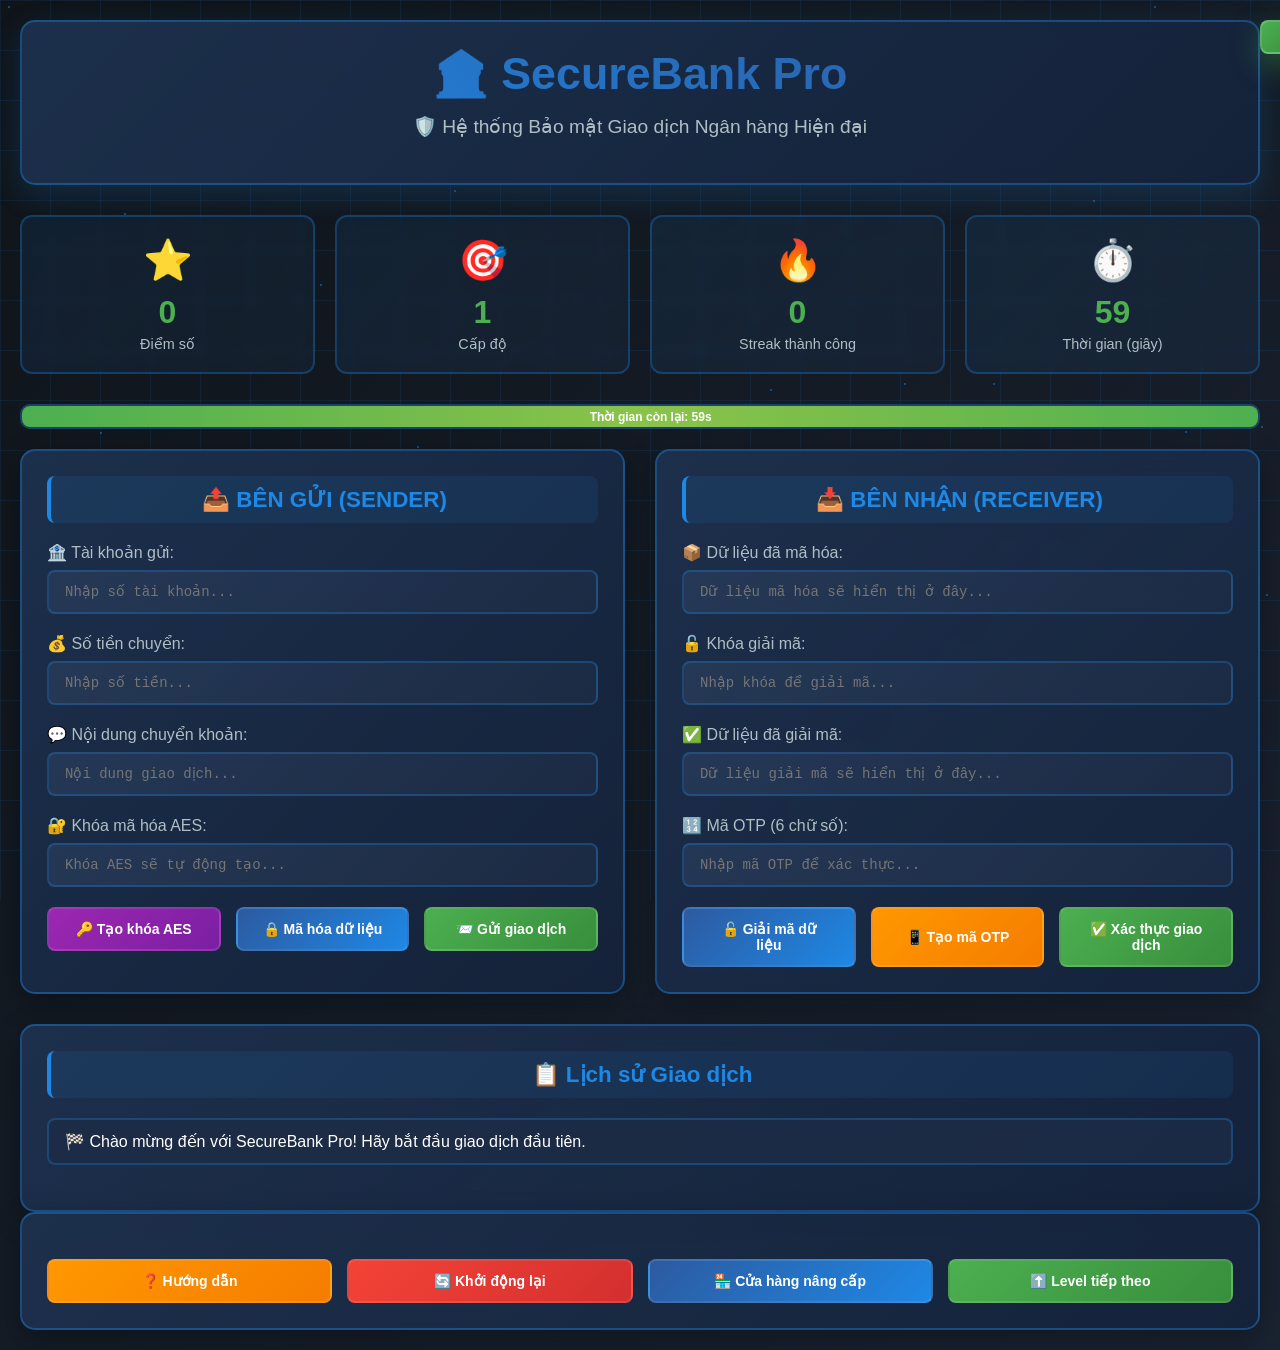
<file: securebank-pro-complete/attached_assets/game_1751445751325.html>
<!DOCTYPE html>
<html lang="vi">
<head>
    <meta charset="UTF-8">
    <meta name="viewport" content="width=device-width, initial-scale=1.0">
    <title>🏦 SecureBank Pro - Game Bảo mật Ngân hàng Tương tác</title>
    <style>
        * {
            margin: 0;
            padding: 0;
            box-sizing: border-box;
        }

        body {
            font-family: 'Inter', 'Segoe UI', Arial, sans-serif;
            background: linear-gradient(135deg, #0f1419 0%, #1a2332 25%, #2d5aa0 50%, #1a2332 75%, #0f1419 100%);
            background-size: 400% 400%;
            animation: gradientShift 8s ease-in-out infinite;
            color: white;
            min-height: 100vh;
            overflow-x: hidden;
            position: relative;
        }

        /* Background particles animation */
        .particles {
            position: fixed;
            top: 0;
            left: 0;
            width: 100%;
            height: 100%;
            pointer-events: none;
            z-index: -1;
        }

        .particle {
            position: absolute;
            width: 2px;
            height: 2px;
            background: rgba(30, 136, 229, 0.6);
            border-radius: 50%;
            animation: particleFloat 6s ease-in-out infinite;
        }

        /* Digital grid background */
        .digital-grid {
            position: fixed;
            top: 0;
            left: 0;
            width: 100%;
            height: 100%;
            background-image: 
                linear-gradient(rgba(30, 136, 229, 0.1) 1px, transparent 1px),
                linear-gradient(90deg, rgba(30, 136, 229, 0.1) 1px, transparent 1px);
            background-size: 50px 50px;
            animation: gridMove 20s linear infinite;
            z-index: -2;
        }

        /* Main game container */
        .game-container {
            max-width: 1400px;
            margin: 0 auto;
            padding: 20px;
            min-height: 100vh;
            display: flex;
            flex-direction: column;
        }

        /* Header section */
        .game-header {
            background: linear-gradient(135deg, rgba(30, 50, 80, 0.9) 0%, rgba(20, 35, 60, 0.9) 100%);
            border: 2px solid rgba(30, 136, 229, 0.4);
            border-radius: 15px;
            padding: 25px;
            margin-bottom: 30px;
            backdrop-filter: blur(10px);
            box-shadow: 0 10px 30px rgba(30, 136, 229, 0.2);
            animation: slideInFromTop 0.8s ease-out;
        }

        .game-title {
            font-size: 2.8rem;
            font-weight: 900;
            text-align: center;
            background: linear-gradient(45deg, #1e88e5, #2d5aa0, #4caf50);
            background-size: 200% 200%;
            -webkit-background-clip: text;
            -webkit-text-fill-color: transparent;
            background-clip: text;
            animation: titleGlow 3s ease-in-out infinite;
            margin-bottom: 15px;
        }

        .game-subtitle {
            text-align: center;
            color: #b0bec5;
            font-size: 1.2rem;
            margin-bottom: 20px;
        }

        /* Stats panel */
        .stats-panel {
            display: grid;
            grid-template-columns: repeat(auto-fit, minmax(200px, 1fr));
            gap: 20px;
            margin-bottom: 30px;
        }

        .stat-card {
            background: linear-gradient(135deg, rgba(30, 136, 229, 0.1) 0%, rgba(45, 90, 160, 0.1) 100%);
            border: 2px solid rgba(30, 136, 229, 0.3);
            border-radius: 12px;
            padding: 20px;
            text-align: center;
            backdrop-filter: blur(5px);
            transition: all 0.3s ease;
            animation: fadeInUp 0.8s ease-out;
        }

        .stat-card:hover {
            transform: translateY(-5px);
            border-color: rgba(30, 136, 229, 0.6);
            box-shadow: 0 15px 30px rgba(30, 136, 229, 0.3);
        }

        .stat-icon {
            font-size: 2.5rem;
            margin-bottom: 10px;
            animation: bounce 2s infinite;
        }

        .stat-value {
            font-size: 2rem;
            font-weight: bold;
            color: #4caf50;
            margin-bottom: 5px;
        }

        .stat-label {
            color: #b0bec5;
            font-size: 0.9rem;
        }

        /* Main game panels */
        .game-main {
            display: grid;
            grid-template-columns: 1fr 1fr;
            gap: 30px;
            margin-bottom: 30px;
        }

        .game-panel {
            background: linear-gradient(135deg, rgba(30, 50, 80, 0.9) 0%, rgba(20, 35, 60, 0.9) 100%);
            border: 2px solid rgba(30, 136, 229, 0.4);
            border-radius: 15px;
            padding: 25px;
            backdrop-filter: blur(10px);
            box-shadow: 0 10px 30px rgba(0, 0, 0, 0.3);
            animation: slideInFromLeft 0.8s ease-out;
        }

        .game-panel:nth-child(2) {
            animation: slideInFromRight 0.8s ease-out;
        }

        .panel-title {
            font-size: 1.4rem;
            font-weight: bold;
            color: #1e88e5;
            margin-bottom: 20px;
            text-align: center;
            padding: 10px;
            background: rgba(30, 136, 229, 0.1);
            border-radius: 8px;
            border-left: 4px solid #1e88e5;
        }

        /* Input fields */
        .input-group {
            margin-bottom: 20px;
        }

        .input-label {
            display: block;
            color: #b0bec5;
            margin-bottom: 8px;
            font-weight: 500;
        }

        .input-field {
            width: 100%;
            background: linear-gradient(135deg, rgba(40, 60, 90, 0.8) 0%, rgba(30, 45, 70, 0.8) 100%);
            border: 2px solid rgba(30, 136, 229, 0.3);
            border-radius: 8px;
            padding: 12px 16px;
            color: white;
            font-family: 'Fira Code', 'Consolas', monospace;
            font-size: 14px;
            transition: all 0.3s ease;
        }

        .input-field:focus {
            outline: none;
            border-color: #1e88e5;
            box-shadow: 0 0 15px rgba(30, 136, 229, 0.3);
            background: linear-gradient(135deg, rgba(30, 136, 229, 0.1) 0%, rgba(30, 136, 229, 0.05) 100%);
        }

        .input-field:hover {
            border-color: rgba(30, 136, 229, 0.5);
        }

        /* Buttons */
        .btn {
            background: linear-gradient(135deg, #2d5aa0 0%, #1e88e5 100%);
            color: white;
            border: 2px solid rgba(255, 255, 255, 0.1);
            border-radius: 8px;
            padding: 12px 24px;
            font-size: 14px;
            font-weight: bold;
            cursor: pointer;
            transition: all 0.3s ease;
            position: relative;
            overflow: hidden;
        }

        .btn::before {
            content: '';
            position: absolute;
            top: 0;
            left: -100%;
            width: 100%;
            height: 100%;
            background: linear-gradient(90deg, transparent, rgba(255, 255, 255, 0.2), transparent);
            transition: left 0.5s ease;
        }

        .btn:hover::before {
            left: 100%;
        }

        .btn:hover {
            transform: translateY(-2px);
            box-shadow: 0 10px 25px rgba(30, 136, 229, 0.4);
            background: linear-gradient(135deg, #3d6bb0 0%, #2e98f5 100%);
        }

        .btn:active {
            transform: translateY(0);
        }

        .btn-success {
            background: linear-gradient(135deg, #4caf50 0%, #388e3c 100%);
        }

        .btn-success:hover {
            background: linear-gradient(135deg, #5cbf60 0%, #489e4c 100%);
        }

        .btn-danger {
            background: linear-gradient(135deg, #f44336 0%, #d32f2f 100%);
            animation: pulse 2s infinite;
        }

        .btn-warning {
            background: linear-gradient(135deg, #ff9800 0%, #f57c00 100%);
        }

        .btn-purple {
            background: linear-gradient(135deg, #9c27b0 0%, #7b1fa2 100%);
        }

        /* Transaction list */
        .transaction-list {
            background: rgba(30, 45, 70, 0.8);
            border: 2px solid rgba(30, 136, 229, 0.3);
            border-radius: 8px;
            max-height: 200px;
            overflow-y: auto;
            margin-bottom: 20px;
        }

        .transaction-item {
            padding: 12px 16px;
            border-bottom: 1px solid rgba(30, 136, 229, 0.2);
            transition: all 0.3s ease;
        }

        .transaction-item:hover {
            background: rgba(30, 136, 229, 0.1);
        }

        .transaction-item:last-child {
            border-bottom: none;
        }

        .transaction-success {
            border-left: 4px solid #4caf50;
            background: rgba(76, 175, 80, 0.1);
        }

        /* Progress bar */
        .progress-container {
            background: rgba(30, 40, 60, 0.8);
            border: 2px solid rgba(30, 136, 229, 0.3);
            border-radius: 10px;
            height: 25px;
            overflow: hidden;
            margin-bottom: 20px;
        }

        .progress-bar {
            height: 100%;
            background: linear-gradient(90deg, #4caf50 0%, #8bc34a 50%, #4caf50 100%);
            background-size: 200% 100%;
            animation: progressShine 2s ease-in-out infinite;
            transition: width 0.3s ease;
            display: flex;
            align-items: center;
            justify-content: center;
            color: white;
            font-weight: bold;
            font-size: 12px;
        }

        /* Notification system */
        .notification {
            position: fixed;
            top: 20px;
            right: 20px;
            background: linear-gradient(135deg, #4caf50 0%, #388e3c 100%);
            color: white;
            padding: 15px 20px;
            border-radius: 8px;
            border: 2px solid rgba(255, 255, 255, 0.2);
            box-shadow: 0 10px 30px rgba(76, 175, 80, 0.4);
            transform: translateX(100%);
            transition: transform 0.3s ease;
            z-index: 1000;
        }

        .notification.show {
            transform: translateX(0);
        }

        .notification.error {
            background: linear-gradient(135deg, #f44336 0%, #d32f2f 100%);
            box-shadow: 0 10px 30px rgba(244, 67, 54, 0.4);
        }

        /* Modal */
        .modal {
            position: fixed;
            top: 0;
            left: 0;
            width: 100%;
            height: 100%;
            background: rgba(0, 0, 0, 0.8);
            display: flex;
            align-items: center;
            justify-content: center;
            z-index: 2000;
            opacity: 0;
            visibility: hidden;
            transition: all 0.3s ease;
        }

        .modal.show {
            opacity: 1;
            visibility: visible;
        }

        .modal-content {
            background: linear-gradient(135deg, rgba(30, 50, 80, 0.95) 0%, rgba(20, 35, 60, 0.95) 100%);
            border: 2px solid rgba(30, 136, 229, 0.4);
            border-radius: 15px;
            padding: 30px;
            max-width: 600px;
            width: 90%;
            backdrop-filter: blur(10px);
            transform: scale(0.8);
            transition: transform 0.3s ease;
        }

        .modal.show .modal-content {
            transform: scale(1);
        }

        /* Button grid */
        .button-grid {
            display: grid;
            grid-template-columns: repeat(auto-fit, minmax(150px, 1fr));
            gap: 15px;
            margin-top: 20px;
        }

        /* Animations */
        @keyframes gradientShift {
            0%, 100% { background-position: 0% 50%; }
            50% { background-position: 100% 50%; }
        }

        @keyframes particleFloat {
            0%, 100% {
                transform: translateY(0px) rotate(0deg);
                opacity: 0.3;
            }
            50% {
                transform: translateY(-20px) rotate(180deg);
                opacity: 0.8;
            }
        }

        @keyframes gridMove {
            0% { transform: translate(0, 0); }
            100% { transform: translate(50px, 50px); }
        }

        @keyframes slideInFromTop {
            from {
                opacity: 0;
                transform: translateY(-50px);
            }
            to {
                opacity: 1;
                transform: translateY(0);
            }
        }

        @keyframes slideInFromLeft {
            from {
                opacity: 0;
                transform: translateX(-50px);
            }
            to {
                opacity: 1;
                transform: translateX(0);
            }
        }

        @keyframes slideInFromRight {
            from {
                opacity: 0;
                transform: translateX(50px);
            }
            to {
                opacity: 1;
                transform: translateX(0);
            }
        }

        @keyframes fadeInUp {
            from {
                opacity: 0;
                transform: translateY(30px);
            }
            to {
                opacity: 1;
                transform: translateY(0);
            }
        }

        @keyframes titleGlow {
            0%, 100% { background-position: 0% 50%; }
            50% { background-position: 100% 50%; }
        }

        @keyframes bounce {
            0%, 20%, 50%, 80%, 100% { transform: translateY(0); }
            40% { transform: translateY(-10px); }
            60% { transform: translateY(-5px); }
        }

        @keyframes pulse {
            0% { transform: scale(1); }
            50% { transform: scale(1.05); }
            100% { transform: scale(1); }
        }

        @keyframes progressShine {
            0% { background-position: -200% 0; }
            100% { background-position: 200% 0; }
        }

        /* Responsive design */
        @media (max-width: 768px) {
            .game-main {
                grid-template-columns: 1fr;
                gap: 20px;
            }
            
            .stats-panel {
                grid-template-columns: repeat(2, 1fr);
            }
            
            .game-title {
                font-size: 2rem;
            }
            
            .button-grid {
                grid-template-columns: 1fr;
            }
        }
    </style>
</head>
<body>
    <!-- Background effects -->
    <div class="digital-grid"></div>
    <div class="particles" id="particles"></div>

    <!-- Main game container -->
    <div class="game-container">
        <!-- Game header -->
        <div class="game-header">
            <h1 class="game-title">🏦 SecureBank Pro</h1>
            <p class="game-subtitle">🛡️ Hệ thống Bảo mật Giao dịch Ngân hàng Hiện đại</p>
        </div>

        <!-- Stats panel -->
        <div class="stats-panel">
            <div class="stat-card">
                <div class="stat-icon">⭐</div>
                <div class="stat-value" id="score">0</div>
                <div class="stat-label">Điểm số</div>
            </div>
            <div class="stat-card">
                <div class="stat-icon">🎯</div>
                <div class="stat-value" id="level">1</div>
                <div class="stat-label">Cấp độ</div>
            </div>
            <div class="stat-card">
                <div class="stat-icon">🔥</div>
                <div class="stat-value" id="streak">0</div>
                <div class="stat-label">Streak thành công</div>
            </div>
            <div class="stat-card">
                <div class="stat-icon">⏱️</div>
                <div class="stat-value" id="timer">60</div>
                <div class="stat-label">Thời gian (giây)</div>
            </div>
        </div>

        <!-- Progress bar -->
        <div class="progress-container">
            <div class="progress-bar" id="progress" style="width: 100%;">
                <span>Sẵn sàng bắt đầu giao dịch</span>
            </div>
        </div>

        <!-- Main game panels -->
        <div class="game-main">
            <!-- Sender panel -->
            <div class="game-panel">
                <h3 class="panel-title">📤 BÊN GỬI (SENDER)</h3>
                
                <div class="input-group">
                    <label class="input-label">🏦 Tài khoản gửi:</label>
                    <input type="text" class="input-field" id="senderAccount" placeholder="Nhập số tài khoản...">
                </div>
                
                <div class="input-group">
                    <label class="input-label">💰 Số tiền chuyển:</label>
                    <input type="number" class="input-field" id="amount" placeholder="Nhập số tiền...">
                </div>
                
                <div class="input-group">
                    <label class="input-label">💬 Nội dung chuyển khoản:</label>
                    <input type="text" class="input-field" id="message" placeholder="Nội dung giao dịch...">
                </div>
                
                <div class="input-group">
                    <label class="input-label">🔐 Khóa mã hóa AES:</label>
                    <input type="text" class="input-field" id="aesKey" readonly placeholder="Khóa AES sẽ tự động tạo...">
                </div>
                
                <div class="button-grid">
                    <button class="btn btn-purple" onclick="generateAESKey()">🔑 Tạo khóa AES</button>
                    <button class="btn" onclick="encryptData()">🔒 Mã hóa dữ liệu</button>
                    <button class="btn btn-success" onclick="sendTransaction()">📨 Gửi giao dịch</button>
                </div>
            </div>

            <!-- Receiver panel -->
            <div class="game-panel">
                <h3 class="panel-title">📥 BÊN NHẬN (RECEIVER)</h3>
                
                <div class="input-group">
                    <label class="input-label">📦 Dữ liệu đã mã hóa:</label>
                    <input type="text" class="input-field" id="encryptedData" readonly placeholder="Dữ liệu mã hóa sẽ hiển thị ở đây...">
                </div>
                
                <div class="input-group">
                    <label class="input-label">🔓 Khóa giải mã:</label>
                    <input type="text" class="input-field" id="decryptKey" placeholder="Nhập khóa để giải mã...">
                </div>
                
                <div class="input-group">
                    <label class="input-label">✅ Dữ liệu đã giải mã:</label>
                    <input type="text" class="input-field" id="decryptedData" readonly placeholder="Dữ liệu giải mã sẽ hiển thị ở đây...">
                </div>
                
                <div class="input-group">
                    <label class="input-label">🔢 Mã OTP (6 chữ số):</label>
                    <input type="text" class="input-field" id="otpInput" placeholder="Nhập mã OTP để xác thực..." maxlength="6">
                </div>
                
                <div class="button-grid">
                    <button class="btn" onclick="decryptData()">🔓 Giải mã dữ liệu</button>
                    <button class="btn btn-warning" onclick="generateOTP()">📱 Tạo mã OTP</button>
                    <button class="btn btn-success" onclick="verifyTransaction()">✅ Xác thực giao dịch</button>
                </div>
            </div>
        </div>

        <!-- Transaction history -->
        <div class="game-panel">
            <h3 class="panel-title">📋 Lịch sử Giao dịch</h3>
            <div class="transaction-list" id="transactionHistory">
                <div class="transaction-item">
                    🏁 Chào mừng đến với SecureBank Pro! Hãy bắt đầu giao dịch đầu tiên.
                </div>
            </div>
        </div>

        <!-- Control buttons -->
        <div class="game-panel">
            <div class="button-grid">
                <button class="btn btn-warning" onclick="showHelp()">❓ Hướng dẫn</button>
                <button class="btn btn-danger" onclick="resetGame()">🔄 Khởi động lại</button>
                <button class="btn" onclick="showUpgrades()">🏪 Cửa hàng nâng cấp</button>
                <button class="btn btn-success" onclick="nextLevel()">⬆️ Level tiếp theo</button>
            </div>
        </div>
    </div>

    <!-- Notification container -->
    <div class="notification" id="notification"></div>

    <!-- Modal for help/upgrades -->
    <div class="modal" id="modal">
        <div class="modal-content">
            <h2 id="modalTitle">Modal Title</h2>
            <div id="modalContent">Modal content goes here</div>
            <div style="text-align: center; margin-top: 20px;">
                <button class="btn" onclick="closeModal()">Đóng</button>
            </div>
        </div>
    </div>

    <script>
        // Game state
        let gameState = {
            score: 0,
            level: 1,
            streak: 0,
            timer: 60,
            currentAESKey: '',
            currentOTP: '',
            transactions: [],
            timerInterval: null
        };

        // Initialize game
        document.addEventListener('DOMContentLoaded', function() {
            createParticles();
            startTimer();
            updateDisplay();
        });

        // Create animated particles
        function createParticles() {
            const particlesContainer = document.getElementById('particles');
            const particleCount = 80;

            for (let i = 0; i < particleCount; i++) {
                const particle = document.createElement('div');
                particle.className = 'particle';
                
                particle.style.left = Math.random() * 100 + '%';
                particle.style.top = Math.random() * 100 + '%';
                particle.style.animationDelay = Math.random() * 6 + 's';
                particle.style.animationDuration = (Math.random() * 4 + 4) + 's';
                
                particlesContainer.appendChild(particle);
            }
        }

        // Generate AES key
        function generateAESKey() {
            const chars = 'ABCDEFGHIJKLMNOPQRSTUVWXYZabcdefghijklmnopqrstuvwxyz0123456789';
            let key = '';
            for (let i = 0; i < 16; i++) {
                key += chars.charAt(Math.floor(Math.random() * chars.length));
            }
            gameState.currentAESKey = key;
            document.getElementById('aesKey').value = key;
            showNotification('🔑 Khóa AES đã được tạo thành công!', 'success');
        }

        // Simple encryption simulation with UTF-8 support
        function encryptData() {
            const account = document.getElementById('senderAccount').value;
            const amount = document.getElementById('amount').value;
            const message = document.getElementById('message').value;
            const key = document.getElementById('aesKey').value;

            if (!account || !amount || !message || !key) {
                showNotification('❌ Vui lòng điền đầy đủ thông tin!', 'error');
                return;
            }

            // UTF-8 safe base64 encoding
            const data = JSON.stringify({account, amount, message});
            const utf8Data = unescape(encodeURIComponent(data + key));
            const encrypted = btoa(utf8Data);
            
            document.getElementById('encryptedData').value = encrypted;
            showNotification('🔒 Dữ liệu đã được mã hóa thành công!', 'success');
        }

        // Simple decryption simulation with UTF-8 support
        function decryptData() {
            const encrypted = document.getElementById('encryptedData').value;
            const key = document.getElementById('decryptKey').value;

            if (!encrypted || !key) {
                showNotification('❌ Vui lòng nhập dữ liệu mã hóa và khóa!', 'error');
                return;
            }

            try {
                // UTF-8 safe base64 decoding
                const decoded = atob(encrypted);
                const utf8Decoded = decodeURIComponent(escape(decoded));
                const originalKey = gameState.currentAESKey;
                
                if (key === originalKey) {
                    const data = utf8Decoded.replace(originalKey, '');
                    const parsed = JSON.parse(data);
                    document.getElementById('decryptedData').value = 
                        `Tài khoản: ${parsed.account}, Số tiền: ${parsed.amount}, Nội dung: ${parsed.message}`;
                    showNotification('🔓 Giải mã thành công!', 'success');
                } else {
                    showNotification('❌ Khóa giải mã không chính xác!', 'error');
                }
            } catch (e) {
                showNotification('❌ Lỗi giải mã dữ liệu!', 'error');
            }
        }

        // Generate OTP
        function generateOTP() {
            const otp = Math.floor(100000 + Math.random() * 900000).toString();
            gameState.currentOTP = otp;
            showNotification(`📱 Mã OTP của bạn: ${otp}`, 'success');
        }

        // Send transaction
        function sendTransaction() {
            const encrypted = document.getElementById('encryptedData').value;
            if (!encrypted) {
                showNotification('❌ Vui lòng mã hóa dữ liệu trước!', 'error');
                return;
            }
            showNotification('📨 Giao dịch đã được gửi!', 'success');
        }

        // Verify transaction
        function verifyTransaction() {
            const decrypted = document.getElementById('decryptedData').value;
            const otpInput = document.getElementById('otpInput').value;

            if (!decrypted) {
                showNotification('❌ Vui lòng giải mã dữ liệu trước!', 'error');
                return;
            }

            if (!otpInput) {
                showNotification('❌ Vui lòng nhập mã OTP!', 'error');
                return;
            }

            if (otpInput === gameState.currentOTP) {
                completeTransaction();
            } else {
                showNotification('❌ Mã OTP không chính xác!', 'error');
                gameState.streak = 0;
            }
        }

        // Complete successful transaction
        function completeTransaction() {
            gameState.score += 100 + (gameState.level * 10);
            gameState.streak++;
            
            const transaction = {
                id: gameState.transactions.length + 1,
                time: new Date().toLocaleTimeString(),
                status: 'success'
            };
            
            gameState.transactions.push(transaction);
            
            // Add to transaction history
            const historyDiv = document.getElementById('transactionHistory');
            const newTransaction = document.createElement('div');
            newTransaction.className = 'transaction-item transaction-success';
            newTransaction.textContent = `✅ Giao dịch #${transaction.id} - ${transaction.time} - Thành công`;
            historyDiv.appendChild(newTransaction);
            
            showNotification('🎉 Giao dịch hoàn thành thành công!', 'success');
            updateDisplay();
            
            // Check for level up
            if (gameState.streak >= 3) {
                levelUp();
            }
            
            // Reset form
            resetForm();
        }

        // Level up
        function levelUp() {
            gameState.level++;
            gameState.streak = 0;
            gameState.timer = Math.max(30, 60 - (gameState.level * 2)); // Harder levels = less time
            showNotification(`🎊 Chúc mừng! Bạn đã lên cấp ${gameState.level}!`, 'success');
        }

        // Next level button
        function nextLevel() {
            if (gameState.score >= gameState.level * 100) {
                levelUp();
            } else {
                showNotification(`❌ Cần ${gameState.level * 100} điểm để lên cấp tiếp theo!`, 'error');
            }
        }

        // Reset form
        function resetForm() {
            document.getElementById('senderAccount').value = '';
            document.getElementById('amount').value = '';
            document.getElementById('message').value = '';
            document.getElementById('aesKey').value = '';
            document.getElementById('encryptedData').value = '';
            document.getElementById('decryptKey').value = '';
            document.getElementById('decryptedData').value = '';
            document.getElementById('otpInput').value = '';
        }

        // Reset game
        function resetGame() {
            gameState = {
                score: 0,
                level: 1,
                streak: 0,
                timer: 60,
                currentAESKey: '',
                currentOTP: '',
                transactions: []
            };
            
            document.getElementById('transactionHistory').innerHTML = 
                '<div class="transaction-item">🏁 Game đã được khởi động lại!</div>';
            
            resetForm();
            updateDisplay();
            showNotification('🔄 Game đã được khởi động lại!', 'success');
        }

        // Timer functions
        function startTimer() {
            if (gameState.timerInterval) {
                clearInterval(gameState.timerInterval);
            }
            
            gameState.timerInterval = setInterval(() => {
                gameState.timer--;
                updateDisplay();
                
                if (gameState.timer <= 0) {
                    showNotification('⏰ Hết thời gian! Giao dịch thất bại.', 'error');
                    gameState.timer = 60 - (gameState.level * 2);
                    gameState.streak = 0;
                    resetForm();
                }
            }, 1000);
        }

        // Update display
        function updateDisplay() {
            document.getElementById('score').textContent = gameState.score;
            document.getElementById('level').textContent = gameState.level;
            document.getElementById('streak').textContent = gameState.streak;
            document.getElementById('timer').textContent = gameState.timer;
            
            // Update progress bar
            const progressPercent = (gameState.timer / (60 - (gameState.level * 2))) * 100;
            const progressBar = document.getElementById('progress');
            progressBar.style.width = progressPercent + '%';
            progressBar.textContent = `Thời gian còn lại: ${gameState.timer}s`;
            
            // Change color based on remaining time
            if (progressPercent > 50) {
                progressBar.style.background = 'linear-gradient(90deg, #4caf50 0%, #8bc34a 50%, #4caf50 100%)';
            } else if (progressPercent > 25) {
                progressBar.style.background = 'linear-gradient(90deg, #ff9800 0%, #ffc107 50%, #ff9800 100%)';
            } else {
                progressBar.style.background = 'linear-gradient(90deg, #f44336 0%, #ff5722 50%, #f44336 100%)';
            }
        }

        // Show notification
        function showNotification(message, type = 'success') {
            const notification = document.getElementById('notification');
            notification.textContent = message;
            
            if (type === 'error') {
                notification.classList.add('error');
            } else {
                notification.classList.remove('error');
            }
            
            notification.classList.add('show');
            
            setTimeout(() => {
                notification.classList.remove('show');
            }, 3000);
        }

        // Show help modal
        function showHelp() {
            const modal = document.getElementById('modal');
            const title = document.getElementById('modalTitle');
            const content = document.getElementById('modalContent');
            
            title.textContent = '📖 Hướng dẫn chơi SecureBank Pro';
            content.innerHTML = `
                <h3>🎯 Mục tiêu:</h3>
                <p>Hoàn thành các giao dịch ngân hàng an toàn bằng cách sử dụng mã hóa AES và xác thực OTP.</p>
                
                <h3>📝 Cách chơi:</h3>
                <ol>
                    <li><strong>Tạo khóa AES:</strong> Bấm nút "Tạo khóa AES" để tạo khóa mã hóa</li>
                    <li><strong>Nhập thông tin:</strong> Điền tài khoản, số tiền và nội dung chuyển khoản</li>
                    <li><strong>Mã hóa:</strong> Bấm "Mã hóa dữ liệu" để bảo mật thông tin</li>
                    <li><strong>Gửi giao dịch:</strong> Bấm "Gửi giao dịch" để chuyển dữ liệu</li>
                    <li><strong>Giải mã:</strong> Nhập khóa AES vào ô "Khóa giải mã" và bấm "Giải mã dữ liệu"</li>
                    <li><strong>Tạo OTP:</strong> Bấm "Tạo mã OTP" để lấy mã xác thực</li>
                    <li><strong>Xác thực:</strong> Nhập mã OTP và bấm "Xác thực giao dịch"</li>
                </ol>
                
                <h3>🏆 Hệ thống điểm:</h3>
                <ul>
                    <li>Mỗi giao dịch thành công: +100 điểm + bonus theo level</li>
                    <li>3 giao dịch liên tiếp thành công: Lên level</li>
                    <li>Level cao hơn = ít thời gian hơn = thử thách khó hơn</li>
                </ul>
            `;
            
            modal.classList.add('show');
        }

        // Show upgrades modal
        function showUpgrades() {
            const modal = document.getElementById('modal');
            const title = document.getElementById('modalTitle');
            const content = document.getElementById('modalContent');
            
            title.textContent = '🏪 Cửa hàng Nâng cấp';
            content.innerHTML = `
                <h3>💎 Các nâng cấp có sẵn:</h3>
                <div style="margin: 20px 0;">
                    <div style="background: rgba(30, 136, 229, 0.1); padding: 15px; border-radius: 8px; margin: 10px 0;">
                        <strong>🔥 Tường lửa Nâng cao (500 điểm)</strong><br>
                        Giảm 20% nguy cơ tấn công, tăng thời gian xử lý +10 giây
                    </div>
                    <div style="background: rgba(30, 136, 229, 0.1); padding: 15px; border-radius: 8px; margin: 10px 0;">
                        <strong>⚡ Bộ xử lý Lượng tử (800 điểm)</strong><br>
                        Tăng tốc độ xử lý, bonus +50 điểm mỗi giao dịch
                    </div>
                    <div style="background: rgba(30, 136, 229, 0.1); padding: 15px; border-radius: 8px; margin: 10px 0;">
                        <strong>🤖 AI Phát hiện Bất thường (1200 điểm)</strong><br>
                        Tự động phát hiện giao dịch đáng nghi, cảnh báo sớm
                    </div>
                </div>
                <p style="color: #ff9800; text-align: center;">
                    <strong>💰 Điểm hiện tại của bạn: ${gameState.score}</strong>
                </p>
                <p style="text-align: center; color: #b0bec5;">
                    Tính năng mua nâng cấp sẽ được cập nhật trong phiên bản tiếp theo!
                </p>
            `;
            
            modal.classList.add('show');
        }

        // Close modal
        function closeModal() {
            document.getElementById('modal').classList.remove('show');
        }

        // Close modal when clicking outside
        document.getElementById('modal').addEventListener('click', function(e) {
            if (e.target === this) {
                closeModal();
            }
        });

        // Keyboard shortcuts
        document.addEventListener('keydown', function(e) {
            if (e.key === 'Escape') {
                closeModal();
            }
            if (e.key === 'F1') {
                e.preventDefault();
                showHelp();
            }
        });

        // Auto-resize particles on window resize
        window.addEventListener('resize', function() {
            const particles = document.querySelectorAll('.particle');
            particles.forEach(particle => {
                particle.style.left = Math.random() * 100 + '%';
                particle.style.top = Math.random() * 100 + '%';
            });
        });

        // Add mouse parallax effect
        document.addEventListener('mousemove', function(e) {
            const particles = document.querySelectorAll('.particle');
            const x = e.clientX / window.innerWidth;
            const y = e.clientY / window.innerHeight;

            particles.forEach((particle, index) => {
                const speed = (index % 5 + 1) * 0.3;
                const xPos = (x - 0.5) * speed * 30;
                const yPos = (y - 0.5) * speed * 30;
                
                particle.style.transform = `translate(${xPos}px, ${yPos}px) rotate(${xPos + yPos}deg)`;
            });
        });

        // Performance optimization: Reduce animations on slower devices
        if (navigator.hardwareConcurrency < 4) {
            document.body.style.animation = 'none';
            document.querySelectorAll('.particle').forEach(p => p.style.animation = 'none');
        }
    </script>
</body>
</html>
</file>
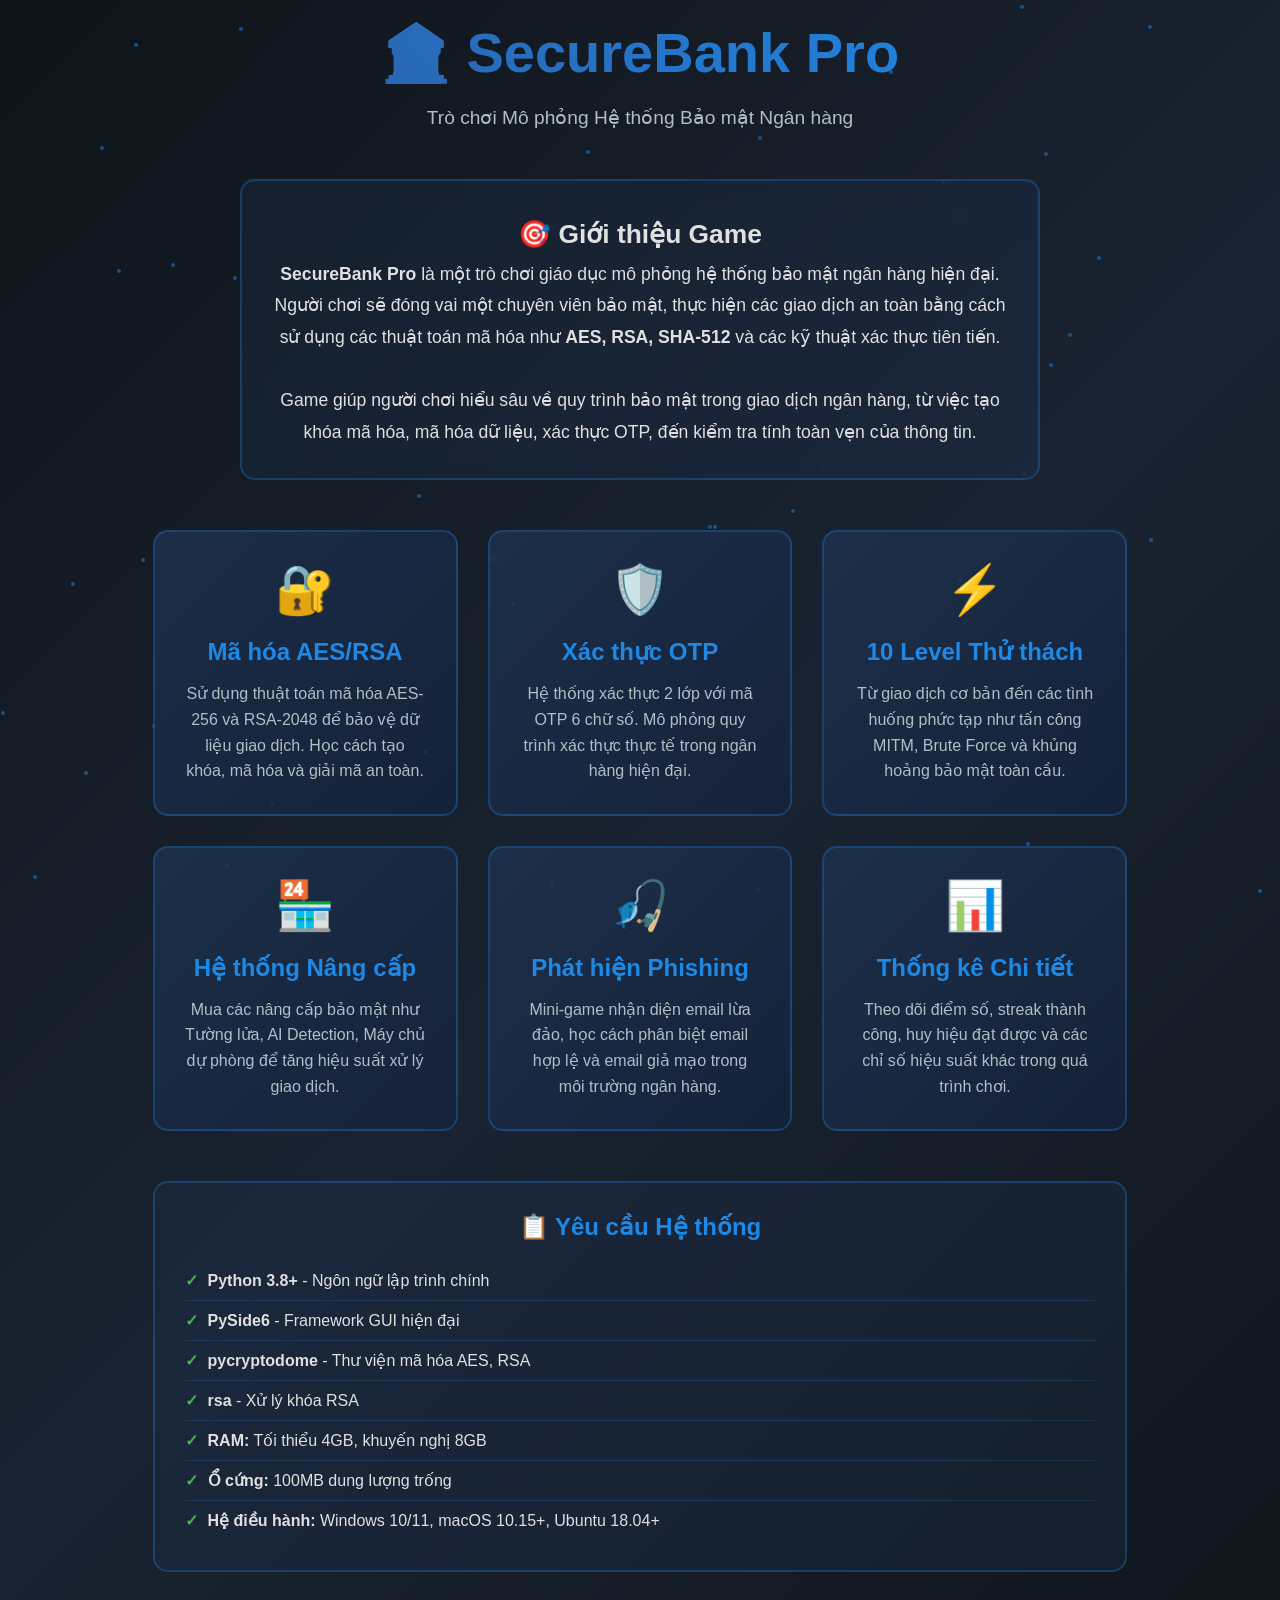
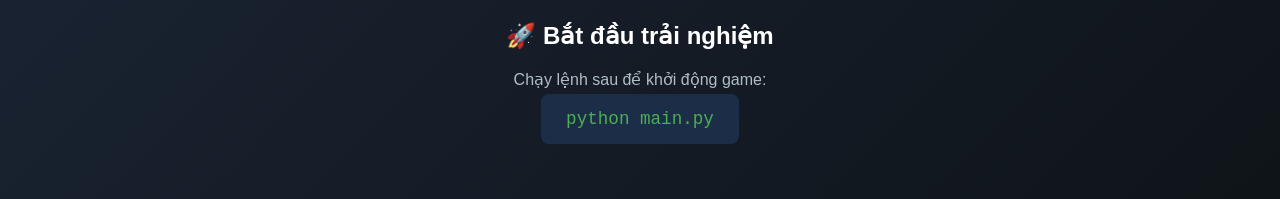
<file: securebank-pro-complete/attached_assets/index_1751445751325.html>
<!DOCTYPE html>
<html lang="vi">
<head>
    <meta charset="UTF-8">
    <meta name="viewport" content="width=device-width, initial-scale=1.0">
    <title>🏦 SecureBank Pro - Game Bảo mật Ngân hàng</title>
    <style>
        * {
            margin: 0;
            padding: 0;
            box-sizing: border-box;
        }

        body {
            font-family: 'Inter', 'Segoe UI', Arial, sans-serif;
            background: linear-gradient(135deg, #0f1419 0%, #1a2332 50%, #0f1419 100%);
            color: white;
            min-height: 100vh;
            display: flex;
            flex-direction: column;
            align-items: center;
            justify-content: center;
            overflow-x: hidden;
        }

        .container {
            max-width: 1200px;
            margin: 0 auto;
            padding: 20px;
            text-align: center;
        }

        .header {
            margin-bottom: 50px;
            animation: fadeInDown 1s ease-out;
        }

        .title {
            font-size: 3.5rem;
            font-weight: 900;
            background: linear-gradient(45deg, #2d5aa0, #1e88e5, #2d5aa0);
            background-size: 200% 200%;
            -webkit-background-clip: text;
            -webkit-text-fill-color: transparent;
            background-clip: text;
            animation: gradientShift 3s ease-in-out infinite;
            margin-bottom: 20px;
        }

        .subtitle {
            font-size: 1.2rem;
            color: #b0bec5;
            margin-bottom: 30px;
        }

        .description {
            max-width: 800px;
            margin: 0 auto;
            font-size: 1.1rem;
            line-height: 1.8;
            color: #e0e0e0;
            background: rgba(30, 50, 80, 0.3);
            padding: 30px;
            border-radius: 15px;
            border: 2px solid rgba(30, 136, 229, 0.3);
            backdrop-filter: blur(10px);
            animation: fadeInUp 1s ease-out 0.3s both;
        }

        .features {
            display: grid;
            grid-template-columns: repeat(auto-fit, minmax(300px, 1fr));
            gap: 30px;
            margin: 50px 0;
            animation: fadeInUp 1s ease-out 0.6s both;
        }

        .feature-card {
            background: linear-gradient(135deg, rgba(30, 50, 80, 0.8) 0%, rgba(20, 35, 60, 0.8) 100%);
            padding: 30px;
            border-radius: 15px;
            border: 2px solid rgba(30, 136, 229, 0.3);
            backdrop-filter: blur(10px);
            transition: all 0.3s ease;
            position: relative;
            overflow: hidden;
        }

        .feature-card::before {
            content: '';
            position: absolute;
            top: 0;
            left: -100%;
            width: 100%;
            height: 100%;
            background: linear-gradient(90deg, transparent, rgba(30, 136, 229, 0.1), transparent);
            transition: left 0.5s ease;
        }

        .feature-card:hover::before {
            left: 100%;
        }

        .feature-card:hover {
            transform: translateY(-10px);
            border-color: rgba(30, 136, 229, 0.6);
            box-shadow: 0 20px 40px rgba(30, 136, 229, 0.2);
        }

        .feature-icon {
            font-size: 3rem;
            margin-bottom: 20px;
            display: block;
        }

        .feature-title {
            font-size: 1.5rem;
            font-weight: bold;
            color: #1e88e5;
            margin-bottom: 15px;
        }

        .feature-description {
            color: #b0bec5;
            line-height: 1.6;
        }

        .cta-section {
            margin: 50px 0;
            animation: fadeInUp 1s ease-out 0.9s both;
        }

        .download-btn {
            display: inline-block;
            background: linear-gradient(45deg, #4caf50, #388e3c);
            color: white;
            padding: 20px 40px;
            border-radius: 50px;
            text-decoration: none;
            font-size: 1.2rem;
            font-weight: bold;
            transition: all 0.3s ease;
            border: 2px solid rgba(255, 255, 255, 0.1);
            box-shadow: 0 10px 30px rgba(76, 175, 80, 0.3);
        }

        .download-btn:hover {
            transform: translateY(-5px);
            box-shadow: 0 20px 40px rgba(76, 175, 80, 0.4);
            background: linear-gradient(45deg, #5cbf60, #489e4c);
        }

        .particles {
            position: fixed;
            top: 0;
            left: 0;
            width: 100%;
            height: 100%;
            pointer-events: none;
            z-index: -1;
        }

        .particle {
            position: absolute;
            width: 4px;
            height: 4px;
            background: rgba(30, 136, 229, 0.5);
            border-radius: 50%;
            animation: float 6s ease-in-out infinite;
        }

        .requirements {
            margin-top: 50px;
            text-align: left;
            background: rgba(30, 50, 80, 0.3);
            padding: 30px;
            border-radius: 15px;
            border: 2px solid rgba(30, 136, 229, 0.3);
            animation: fadeInUp 1s ease-out 1.2s both;
        }

        .requirements h3 {
            color: #1e88e5;
            font-size: 1.5rem;
            margin-bottom: 20px;
            text-align: center;
        }

        .requirements ul {
            list-style: none;
            padding: 0;
        }

        .requirements li {
            padding: 10px 0;
            border-bottom: 1px solid rgba(30, 136, 229, 0.2);
            color: #e0e0e0;
        }

        .requirements li:last-child {
            border-bottom: none;
        }

        .requirements li::before {
            content: '✓';
            color: #4caf50;
            font-weight: bold;
            margin-right: 10px;
        }

        @keyframes fadeInDown {
            from {
                opacity: 0;
                transform: translateY(-50px);
            }
            to {
                opacity: 1;
                transform: translateY(0);
            }
        }

        @keyframes fadeInUp {
            from {
                opacity: 0;
                transform: translateY(50px);
            }
            to {
                opacity: 1;
                transform: translateY(0);
            }
        }

        @keyframes gradientShift {
            0%, 100% {
                background-position: 0% 50%;
            }
            50% {
                background-position: 100% 50%;
            }
        }

        @keyframes float {
            0%, 100% {
                transform: translateY(0px) rotate(0deg);
                opacity: 0.3;
            }
            50% {
                transform: translateY(-20px) rotate(180deg);
                opacity: 0.8;
            }
        }

        @media (max-width: 768px) {
            .title {
                font-size: 2.5rem;
            }
            
            .container {
                padding: 10px;
            }
            
            .features {
                grid-template-columns: 1fr;
                gap: 20px;
            }
            
            .feature-card {
                padding: 20px;
            }
        }
    </style>
</head>
<body>
    <div class="particles" id="particles"></div>
    
    <div class="container">
        <div class="header">
            <h1 class="title">🏦 SecureBank Pro</h1>
            <p class="subtitle">Trò chơi Mô phỏng Hệ thống Bảo mật Ngân hàng</p>
        </div>

        <div class="description">
            <h2>🎯 Giới thiệu Game</h2>
            <p>
                <strong>SecureBank Pro</strong> là một trò chơi giáo dục mô phỏng hệ thống bảo mật ngân hàng hiện đại. 
                Người chơi sẽ đóng vai một chuyên viên bảo mật, thực hiện các giao dịch an toàn bằng cách sử dụng 
                các thuật toán mã hóa như <strong>AES, RSA, SHA-512</strong> và các kỹ thuật xác thực tiên tiến.
            </p>
            <br>
            <p>
                Game giúp người chơi hiểu sâu về quy trình bảo mật trong giao dịch ngân hàng, từ việc tạo khóa mã hóa, 
                mã hóa dữ liệu, xác thực OTP, đến kiểm tra tính toàn vẹn của thông tin.
            </p>
        </div>

        <div class="features">
            <div class="feature-card">
                <span class="feature-icon">🔐</span>
                <h3 class="feature-title">Mã hóa AES/RSA</h3>
                <p class="feature-description">
                    Sử dụng thuật toán mã hóa AES-256 và RSA-2048 để bảo vệ dữ liệu giao dịch. 
                    Học cách tạo khóa, mã hóa và giải mã an toàn.
                </p>
            </div>

            <div class="feature-card">
                <span class="feature-icon">🛡️</span>
                <h3 class="feature-title">Xác thực OTP</h3>
                <p class="feature-description">
                    Hệ thống xác thực 2 lớp với mã OTP 6 chữ số. Mô phỏng quy trình xác thực 
                    thực tế trong ngân hàng hiện đại.
                </p>
            </div>

            <div class="feature-card">
                <span class="feature-icon">⚡</span>
                <h3 class="feature-title">10 Level Thử thách</h3>
                <p class="feature-description">
                    Từ giao dịch cơ bản đến các tình huống phức tạp như tấn công MITM, 
                    Brute Force và khủng hoảng bảo mật toàn cầu.
                </p>
            </div>

            <div class="feature-card">
                <span class="feature-icon">🏪</span>
                <h3 class="feature-title">Hệ thống Nâng cấp</h3>
                <p class="feature-description">
                    Mua các nâng cấp bảo mật như Tường lửa, AI Detection, Máy chủ dự phòng 
                    để tăng hiệu suất xử lý giao dịch.
                </p>
            </div>

            <div class="feature-card">
                <span class="feature-icon">🎣</span>
                <h3 class="feature-title">Phát hiện Phishing</h3>
                <p class="feature-description">
                    Mini-game nhận diện email lừa đảo, học cách phân biệt email hợp lệ 
                    và email giả mạo trong môi trường ngân hàng.
                </p>
            </div>

            <div class="feature-card">
                <span class="feature-icon">📊</span>
                <h3 class="feature-title">Thống kê Chi tiết</h3>
                <p class="feature-description">
                    Theo dõi điểm số, streak thành công, huy hiệu đạt được và 
                    các chỉ số hiệu suất khác trong quá trình chơi.
                </p>
            </div>
        </div>

        <div class="requirements">
            <h3>📋 Yêu cầu Hệ thống</h3>
            <ul>
                <li><strong>Python 3.8+</strong> - Ngôn ngữ lập trình chính</li>
                <li><strong>PySide6</strong> - Framework GUI hiện đại</li>
                <li><strong>pycryptodome</strong> - Thư viện mã hóa AES, RSA</li>
                <li><strong>rsa</strong> - Xử lý khóa RSA</li>
                <li><strong>RAM:</strong> Tối thiểu 4GB, khuyến nghị 8GB</li>
                <li><strong>Ổ cứng:</strong> 100MB dung lượng trống</li>
                <li><strong>Hệ điều hành:</strong> Windows 10/11, macOS 10.15+, Ubuntu 18.04+</li>
            </ul>
        </div>

        <div class="cta-section">
            <h2>🚀 Bắt đầu trải nghiệm</h2>
            <p style="margin: 20px 0; color: #b0bec5;">
                Chạy lệnh sau để khởi động game:
            </p>
            <code style="background: rgba(30, 50, 80, 0.8); padding: 15px 25px; border-radius: 8px; 
                         color: #4caf50; font-family: 'Fira Code', monospace; font-size: 1.1rem;">
                python main.py
            </code>
        </div>
    </div>

    <script>
        // Tạo particles động
        function createParticles() {
            const particlesContainer = document.getElementById('particles');
            const particleCount = 50;

            for (let i = 0; i < particleCount; i++) {
                const particle = document.createElement('div');
                particle.className = 'particle';
                
                // Random vị trí và animation delay
                particle.style.left = Math.random() * 100 + '%';
                particle.style.top = Math.random() * 100 + '%';
                particle.style.animationDelay = Math.random() * 6 + 's';
                particle.style.animationDuration = (Math.random() * 4 + 4) + 's';
                
                particlesContainer.appendChild(particle);
            }
        }

        // Khởi tạo particles khi trang load
        document.addEventListener('DOMContentLoaded', createParticles);

        // Thêm hiệu ứng parallax cho particles
        document.addEventListener('mousemove', (e) => {
            const particles = document.querySelectorAll('.particle');
            const x = e.clientX / window.innerWidth;
            const y = e.clientY / window.innerHeight;

            particles.forEach((particle, index) => {
                const speed = (index % 5 + 1) * 0.5;
                const xPos = (x - 0.5) * speed * 50;
                const yPos = (y - 0.5) * speed * 50;
                
                particle.style.transform = `translate(${xPos}px, ${yPos}px)`;
            });
        });

        // Smooth scroll cho các links (nếu có)
        document.querySelectorAll('a[href^="#"]').forEach(anchor => {
            anchor.addEventListener('click', function (e) {
                e.preventDefault();
                const target = document.querySelector(this.getAttribute('href'));
                if (target) {
                    target.scrollIntoView({
                        behavior: 'smooth',
                        block: 'start'
                    });
                }
            });
        });

        // Hiệu ứng typing cho title
        function typeWriter(element, text, speed = 100) {
            let i = 0;
            element.innerHTML = '';
            
            function type() {
                if (i < text.length) {
                    element.innerHTML += text.charAt(i);
                    i++;
                    setTimeout(type, speed);
                }
            }
            
            type();
        }

        // Animation on scroll
        function animateOnScroll() {
            const elements = document.querySelectorAll('.feature-card');
            
            elements.forEach(element => {
                const elementTop = element.getBoundingClientRect().top;
                const elementVisible = 150;
                
                if (elementTop < window.innerHeight - elementVisible) {
                    element.style.opacity = '1';
                    element.style.transform = 'translateY(0)';
                }
            });
        }

        window.addEventListener('scroll', animateOnScroll);

        // Khởi tạo animations
        setTimeout(() => {
            animateOnScroll();
        }, 500);
    </script>
</body>
</html>
</file>
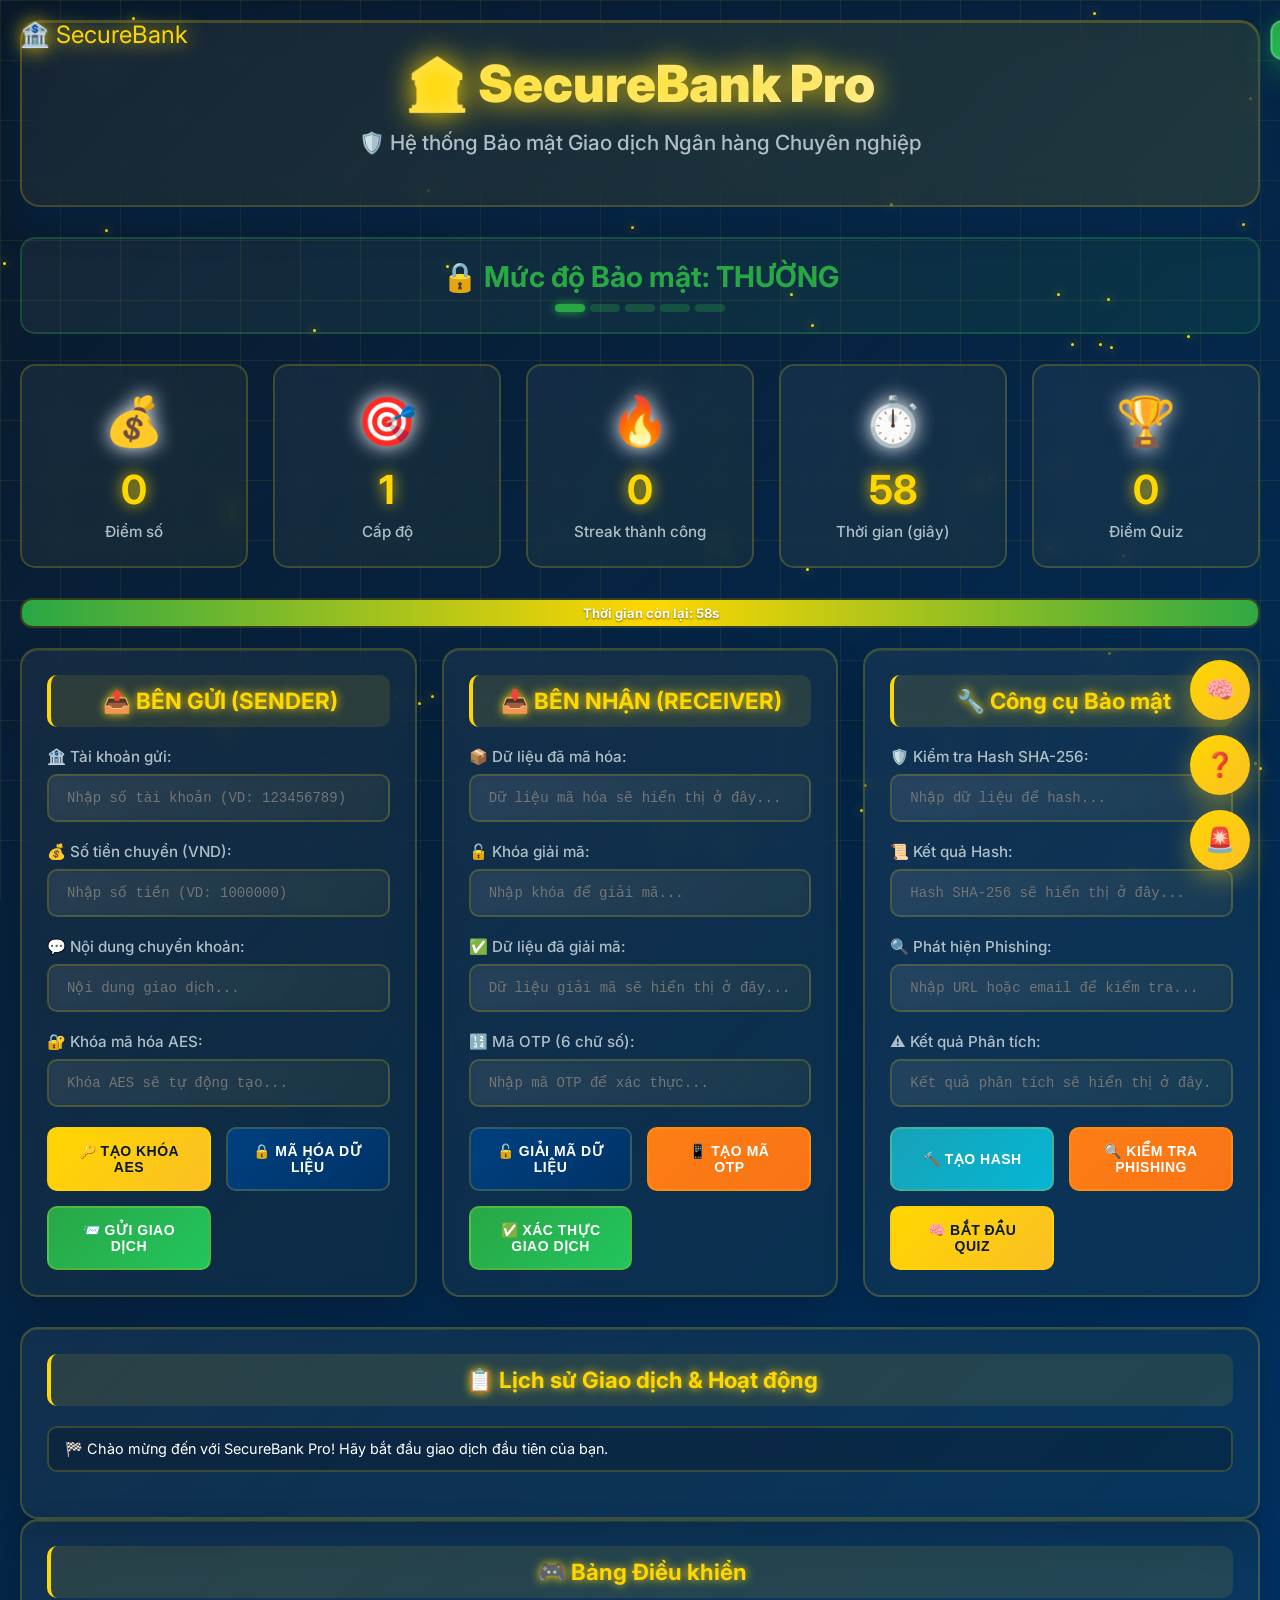
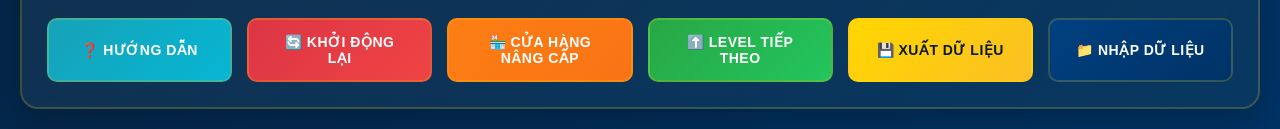
<file: securebank-pro-complete/attached_assets/securebank_pro_1751445751329.html>
<!DOCTYPE html>
<html lang="vi">
<head>
    <meta charset="UTF-8">
    <meta name="viewport" content="width=device-width, initial-scale=1.0">
    <title>🏦 SecureBank Pro - Game Bảo mật Ngân hàng Chuyên nghiệp</title>
    <link href="https://fonts.googleapis.com/css2?family=Inter:wght@300;400;500;600;700;900&display=swap" rel="stylesheet">
    <style>
        * {
            margin: 0;
            padding: 0;
            box-sizing: border-box;
        }

        :root {
            --primary-bank-blue: #003366;
            --secondary-bank-blue: #004080;
            --accent-gold: #FFD700;
            --success-green: #28a745;
            --danger-red: #dc3545;
            --warning-orange: #fd7e14;
            --info-cyan: #17a2b8;
            --dark-bg: #0a1929;
            --card-bg: rgba(255, 255, 255, 0.05);
            --text-primary: #ffffff;
            --text-secondary: #b0bec5;
            --border-color: rgba(255, 215, 0, 0.2);
        }

        body {
            font-family: 'Inter', 'Segoe UI', Arial, sans-serif;
            background: linear-gradient(135deg, var(--dark-bg) 0%, var(--primary-bank-blue) 25%, var(--secondary-bank-blue) 50%, var(--primary-bank-blue) 75%, var(--dark-bg) 100%);
            background-size: 400% 400%;
            animation: bankGradientFlow 12s ease-in-out infinite;
            color: var(--text-primary);
            min-height: 100vh;
            overflow-x: hidden;
            position: relative;
        }

        /* Enhanced Banking Background Effects */
        .bank-particles {
            position: fixed;
            top: 0;
            left: 0;
            width: 100%;
            height: 100%;
            pointer-events: none;
            z-index: -1;
        }

        .bank-particle {
            position: absolute;
            width: 3px;
            height: 3px;
            background: var(--accent-gold);
            border-radius: 50%;
            animation: goldParticleFloat 8s ease-in-out infinite;
            box-shadow: 0 0 10px var(--accent-gold);
        }

        .digital-grid {
            position: fixed;
            top: 0;
            left: 0;
            width: 100%;
            height: 100%;
            background-image: 
                linear-gradient(rgba(255, 215, 0, 0.08) 1px, transparent 1px),
                linear-gradient(90deg, rgba(255, 215, 0, 0.08) 1px, transparent 1px);
            background-size: 60px 60px;
            animation: gridPulse 15s linear infinite;
            z-index: -2;
        }

        /* Bank Logo Animation */
        .bank-logo {
            position: fixed;
            top: 20px;
            left: 20px;
            font-size: 1.5rem;
            color: var(--accent-gold);
            text-shadow: 0 0 20px var(--accent-gold);
            animation: logoPulse 3s ease-in-out infinite;
            z-index: 1000;
        }

        /* Main container */
        .bank-container {
            max-width: 1600px;
            margin: 0 auto;
            padding: 20px;
            min-height: 100vh;
            display: flex;
            flex-direction: column;
        }

        /* Enhanced Header */
        .bank-header {
            background: linear-gradient(135deg, var(--card-bg) 0%, rgba(255, 215, 0, 0.1) 100%);
            border: 2px solid var(--border-color);
            border-radius: 20px;
            padding: 30px;
            margin-bottom: 30px;
            backdrop-filter: blur(15px);
            box-shadow: 
                0 15px 35px rgba(0, 51, 102, 0.3),
                inset 0 1px 0 rgba(255, 215, 0, 0.2);
            animation: headerGlow 0.8s ease-out;
            position: relative;
            overflow: hidden;
        }

        .bank-header::before {
            content: '';
            position: absolute;
            top: 0;
            left: -100%;
            width: 100%;
            height: 100%;
            background: linear-gradient(90deg, transparent, rgba(255, 215, 0, 0.1), transparent);
            animation: headerShine 3s ease-in-out infinite;
        }

        .bank-title {
            font-size: 3.2rem;
            font-weight: 900;
            text-align: center;
            background: linear-gradient(45deg, var(--accent-gold), #fff, var(--accent-gold));
            background-size: 200% 200%;
            -webkit-background-clip: text;
            -webkit-text-fill-color: transparent;
            background-clip: text;
            animation: goldTextFlow 4s ease-in-out infinite;
            margin-bottom: 15px;
            text-shadow: 0 0 30px var(--accent-gold);
        }

        .bank-subtitle {
            text-align: center;
            color: var(--text-secondary);
            font-size: 1.3rem;
            margin-bottom: 20px;
            font-weight: 500;
        }

        /* Enhanced Stats Panel */
        .stats-panel {
            display: grid;
            grid-template-columns: repeat(auto-fit, minmax(220px, 1fr));
            gap: 25px;
            margin-bottom: 30px;
        }

        .stat-card {
            background: linear-gradient(135deg, var(--card-bg) 0%, rgba(255, 215, 0, 0.05) 100%);
            border: 2px solid var(--border-color);
            border-radius: 15px;
            padding: 25px;
            text-align: center;
            backdrop-filter: blur(10px);
            transition: all 0.4s cubic-bezier(0.4, 0, 0.2, 1);
            animation: statCardAppear 0.8s ease-out;
            position: relative;
            overflow: hidden;
        }

        .stat-card::before {
            content: '';
            position: absolute;
            top: 0;
            left: 0;
            right: 0;
            bottom: 0;
            background: linear-gradient(135deg, transparent, rgba(255, 215, 0, 0.1), transparent);
            opacity: 0;
            transition: opacity 0.3s ease;
        }

        .stat-card:hover::before {
            opacity: 1;
        }

        .stat-card:hover {
            transform: translateY(-8px) scale(1.02);
            border-color: var(--accent-gold);
            box-shadow: 
                0 20px 40px rgba(255, 215, 0, 0.2),
                0 0 30px rgba(255, 215, 0, 0.3);
        }

        .stat-icon {
            font-size: 3rem;
            margin-bottom: 15px;
            animation: iconBounce 2s infinite ease-in-out;
            filter: drop-shadow(0 0 10px currentColor);
        }

        .stat-value {
            font-size: 2.5rem;
            font-weight: bold;
            color: var(--accent-gold);
            margin-bottom: 8px;
            text-shadow: 0 0 15px var(--accent-gold);
        }

        .stat-label {
            color: var(--text-secondary);
            font-size: 0.95rem;
            font-weight: 500;
        }

        /* Security Level Indicator */
        .security-indicator {
            background: linear-gradient(135deg, var(--card-bg) 0%, rgba(40, 167, 69, 0.1) 100%);
            border: 2px solid rgba(40, 167, 69, 0.3);
            border-radius: 15px;
            padding: 20px;
            margin-bottom: 30px;
            text-align: center;
            animation: securityPulse 3s ease-in-out infinite;
        }

        .security-level {
            font-size: 1.8rem;
            font-weight: bold;
            color: var(--success-green);
            margin-bottom: 10px;
        }

        .security-bars {
            display: flex;
            justify-content: center;
            gap: 5px;
            margin-top: 10px;
        }

        .security-bar {
            width: 30px;
            height: 8px;
            background: rgba(40, 167, 69, 0.3);
            border-radius: 4px;
            transition: background 0.3s ease;
        }

        .security-bar.active {
            background: var(--success-green);
            box-shadow: 0 0 10px var(--success-green);
        }

        /* Enhanced Game Panels */
        .game-main {
            display: grid;
            grid-template-columns: 1fr 1fr 1fr;
            gap: 25px;
            margin-bottom: 30px;
        }

        .game-panel {
            background: linear-gradient(135deg, var(--card-bg) 0%, rgba(255, 215, 0, 0.03) 100%);
            border: 2px solid var(--border-color);
            border-radius: 18px;
            padding: 25px;
            backdrop-filter: blur(12px);
            box-shadow: 
                0 15px 35px rgba(0, 0, 0, 0.2),
                inset 0 1px 0 rgba(255, 215, 0, 0.1);
            animation: panelSlideIn 0.8s ease-out;
            position: relative;
            overflow: hidden;
        }

        .game-panel::before {
            content: '';
            position: absolute;
            top: 0;
            left: -100%;
            width: 100%;
            height: 100%;
            background: linear-gradient(90deg, transparent, rgba(255, 215, 0, 0.08), transparent);
            transition: left 0.6s ease;
        }

        .game-panel:hover::before {
            left: 100%;
        }

        .panel-title {
            font-size: 1.4rem;
            font-weight: bold;
            color: var(--accent-gold);
            margin-bottom: 20px;
            text-align: center;
            padding: 12px;
            background: rgba(255, 215, 0, 0.1);
            border-radius: 10px;
            border-left: 4px solid var(--accent-gold);
            text-shadow: 0 0 10px var(--accent-gold);
        }

        /* Quiz Panel Specific Styles */
        .quiz-panel {
            grid-column: span 3;
        }

        .quiz-question {
            background: rgba(23, 162, 184, 0.1);
            border: 2px solid rgba(23, 162, 184, 0.3);
            border-radius: 12px;
            padding: 20px;
            margin-bottom: 20px;
            font-size: 1.1rem;
            line-height: 1.6;
        }

        .quiz-options {
            display: grid;
            grid-template-columns: 1fr 1fr;
            gap: 15px;
            margin-bottom: 20px;
        }

        .quiz-option {
            background: linear-gradient(135deg, var(--card-bg) 0%, rgba(255, 215, 0, 0.05) 100%);
            border: 2px solid var(--border-color);
            border-radius: 10px;
            padding: 15px;
            cursor: pointer;
            transition: all 0.3s ease;
            text-align: center;
            font-weight: 500;
        }

        .quiz-option:hover {
            border-color: var(--accent-gold);
            background: rgba(255, 215, 0, 0.1);
            transform: translateY(-2px);
        }

        .quiz-option.selected {
            border-color: var(--info-cyan);
            background: rgba(23, 162, 184, 0.2);
        }

        .quiz-option.correct {
            border-color: var(--success-green);
            background: rgba(40, 167, 69, 0.2);
            animation: correctAnswer 0.5s ease;
        }

        .quiz-option.incorrect {
            border-color: var(--danger-red);
            background: rgba(220, 53, 69, 0.2);
            animation: incorrectAnswer 0.5s ease;
        }

        .quiz-timer {
            background: linear-gradient(90deg, var(--danger-red) 0%, var(--warning-orange) 50%, var(--success-green) 100%);
            height: 8px;
            border-radius: 4px;
            margin-bottom: 20px;
            overflow: hidden;
        }

        .quiz-timer-bar {
            height: 100%;
            background: rgba(255, 255, 255, 0.3);
            transition: width 0.1s linear;
        }

        /* Enhanced Input Fields */
        .input-group {
            margin-bottom: 20px;
        }

        .input-label {
            display: block;
            color: var(--text-secondary);
            margin-bottom: 8px;
            font-weight: 500;
            font-size: 0.95rem;
        }

        .input-field {
            width: 100%;
            background: linear-gradient(135deg, rgba(255, 255, 255, 0.05) 0%, rgba(255, 215, 0, 0.02) 100%);
            border: 2px solid var(--border-color);
            border-radius: 10px;
            padding: 14px 18px;
            color: var(--text-primary);
            font-family: 'Fira Code', 'Consolas', monospace;
            font-size: 14px;
            transition: all 0.3s ease;
            backdrop-filter: blur(5px);
        }

        .input-field:focus {
            outline: none;
            border-color: var(--accent-gold);
            box-shadow: 
                0 0 20px rgba(255, 215, 0, 0.3),
                inset 0 1px 0 rgba(255, 215, 0, 0.1);
            background: linear-gradient(135deg, rgba(255, 215, 0, 0.08) 0%, rgba(255, 215, 0, 0.03) 100%);
        }

        .input-field:hover {
            border-color: rgba(255, 215, 0, 0.4);
        }

        /* Enhanced Buttons */
        .btn {
            background: linear-gradient(135deg, var(--secondary-bank-blue) 0%, var(--primary-bank-blue) 100%);
            color: var(--text-primary);
            border: 2px solid rgba(255, 215, 0, 0.2);
            border-radius: 10px;
            padding: 14px 24px;
            font-size: 14px;
            font-weight: 600;
            cursor: pointer;
            transition: all 0.3s cubic-bezier(0.4, 0, 0.2, 1);
            position: relative;
            overflow: hidden;
            text-transform: uppercase;
            letter-spacing: 0.5px;
        }

        .btn::before {
            content: '';
            position: absolute;
            top: 0;
            left: -100%;
            width: 100%;
            height: 100%;
            background: linear-gradient(90deg, transparent, rgba(255, 215, 0, 0.3), transparent);
            transition: left 0.5s ease;
        }

        .btn:hover::before {
            left: 100%;
        }

        .btn:hover {
            transform: translateY(-3px);
            box-shadow: 
                0 12px 25px rgba(0, 51, 102, 0.4),
                0 0 20px rgba(255, 215, 0, 0.3);
            border-color: var(--accent-gold);
        }

        .btn:active {
            transform: translateY(-1px);
        }

        .btn-success {
            background: linear-gradient(135deg, var(--success-green) 0%, #22c55e 100%);
        }

        .btn-danger {
            background: linear-gradient(135deg, var(--danger-red) 0%, #ef4444 100%);
            animation: dangerPulse 2s infinite;
        }

        .btn-warning {
            background: linear-gradient(135deg, var(--warning-orange) 0%, #f97316 100%);
        }

        .btn-info {
            background: linear-gradient(135deg, var(--info-cyan) 0%, #06b6d4 100%);
        }

        .btn-gold {
            background: linear-gradient(135deg, var(--accent-gold) 0%, #fbbf24 100%);
            color: var(--dark-bg);
        }

        /* Enhanced Progress Bars */
        .progress-container {
            background: rgba(0, 0, 0, 0.3);
            border: 2px solid var(--border-color);
            border-radius: 12px;
            height: 30px;
            overflow: hidden;
            margin-bottom: 20px;
            position: relative;
        }

        .progress-bar {
            height: 100%;
            background: linear-gradient(90deg, var(--success-green) 0%, var(--accent-gold) 50%, var(--success-green) 100%);
            background-size: 200% 100%;
            animation: progressFlow 2s ease-in-out infinite;
            transition: width 0.3s ease;
            display: flex;
            align-items: center;
            justify-content: center;
            color: var(--text-primary);
            font-weight: bold;
            font-size: 13px;
            text-shadow: 0 1px 2px rgba(0, 0, 0, 0.5);
        }

        /* Transaction History */
        .transaction-list {
            background: rgba(0, 0, 0, 0.2);
            border: 2px solid var(--border-color);
            border-radius: 10px;
            max-height: 200px;
            overflow-y: auto;
            margin-bottom: 20px;
        }

        .transaction-item {
            padding: 12px 16px;
            border-bottom: 1px solid rgba(255, 215, 0, 0.1);
            transition: all 0.3s ease;
            font-size: 0.9rem;
        }

        .transaction-item:hover {
            background: rgba(255, 215, 0, 0.05);
        }

        .transaction-item:last-child {
            border-bottom: none;
        }

        .transaction-success {
            border-left: 4px solid var(--success-green);
            background: rgba(40, 167, 69, 0.05);
        }

        .transaction-failed {
            border-left: 4px solid var(--danger-red);
            background: rgba(220, 53, 69, 0.05);
        }

        /* Enhanced Notifications */
        .notification {
            position: fixed;
            top: 20px;
            right: 20px;
            background: linear-gradient(135deg, var(--success-green) 0%, #22c55e 100%);
            color: var(--text-primary);
            padding: 18px 24px;
            border-radius: 12px;
            border: 2px solid rgba(255, 255, 255, 0.2);
            box-shadow: 
                0 15px 35px rgba(40, 167, 69, 0.4),
                0 0 20px rgba(40, 167, 69, 0.3);
            transform: translateX(120%);
            transition: transform 0.4s cubic-bezier(0.4, 0, 0.2, 1);
            z-index: 2000;
            backdrop-filter: blur(10px);
            font-weight: 500;
        }

        .notification.show {
            transform: translateX(0);
        }

        .notification.error {
            background: linear-gradient(135deg, var(--danger-red) 0%, #ef4444 100%);
            box-shadow: 
                0 15px 35px rgba(220, 53, 69, 0.4),
                0 0 20px rgba(220, 53, 69, 0.3);
        }

        /* Enhanced Modal */
        .modal {
            position: fixed;
            top: 0;
            left: 0;
            width: 100%;
            height: 100%;
            background: rgba(0, 0, 0, 0.8);
            display: flex;
            align-items: center;
            justify-content: center;
            z-index: 3000;
            opacity: 0;
            visibility: hidden;
            transition: all 0.3s ease;
            backdrop-filter: blur(5px);
        }

        .modal.show {
            opacity: 1;
            visibility: visible;
        }

        .modal-content {
            background: linear-gradient(135deg, var(--card-bg) 0%, rgba(255, 215, 0, 0.05) 100%);
            border: 2px solid var(--border-color);
            border-radius: 20px;
            padding: 35px;
            max-width: 700px;
            width: 90%;
            backdrop-filter: blur(15px);
            transform: scale(0.8) translateY(50px);
            transition: transform 0.3s ease;
            max-height: 80vh;
            overflow-y: auto;
        }

        .modal.show .modal-content {
            transform: scale(1) translateY(0);
        }

        /* Button Grid */
        .button-grid {
            display: grid;
            grid-template-columns: repeat(auto-fit, minmax(160px, 1fr));
            gap: 15px;
            margin-top: 20px;
        }

        /* Floating Action Buttons */
        .fab-container {
            position: fixed;
            bottom: 30px;
            right: 30px;
            display: flex;
            flex-direction: column;
            gap: 15px;
            z-index: 1500;
        }

        .fab {
            width: 60px;
            height: 60px;
            border-radius: 50%;
            background: linear-gradient(135deg, var(--accent-gold) 0%, #fbbf24 100%);
            color: var(--dark-bg);
            border: none;
            font-size: 1.5rem;
            cursor: pointer;
            box-shadow: 0 8px 25px rgba(255, 215, 0, 0.4);
            transition: all 0.3s ease;
            display: flex;
            align-items: center;
            justify-content: center;
        }

        .fab:hover {
            transform: scale(1.1);
            box-shadow: 0 12px 35px rgba(255, 215, 0, 0.6);
        }

        /* Animations */
        @keyframes bankGradientFlow {
            0%, 100% { background-position: 0% 50%; }
            50% { background-position: 100% 50%; }
        }

        @keyframes goldParticleFloat {
            0%, 100% {
                transform: translateY(0px) rotate(0deg);
                opacity: 0.4;
            }
            50% {
                transform: translateY(-30px) rotate(180deg);
                opacity: 1;
            }
        }

        @keyframes gridPulse {
            0% { transform: translate(0, 0) scale(1); opacity: 0.5; }
            50% { transform: translate(30px, 30px) scale(1.05); opacity: 0.8; }
            100% { transform: translate(60px, 60px) scale(1); opacity: 0.5; }
        }

        @keyframes logoPulse {
            0%, 100% { transform: scale(1); }
            50% { transform: scale(1.1); }
        }

        @keyframes headerGlow {
            from {
                opacity: 0;
                transform: translateY(-30px);
            }
            to {
                opacity: 1;
                transform: translateY(0);
            }
        }

        @keyframes headerShine {
            0% { left: -100%; }
            100% { left: 100%; }
        }

        @keyframes goldTextFlow {
            0%, 100% { background-position: 0% 50%; }
            50% { background-position: 100% 50%; }
        }

        @keyframes statCardAppear {
            from {
                opacity: 0;
                transform: translateY(20px) scale(0.9);
            }
            to {
                opacity: 1;
                transform: translateY(0) scale(1);
            }
        }

        @keyframes iconBounce {
            0%, 20%, 50%, 80%, 100% { transform: translateY(0); }
            40% { transform: translateY(-10px); }
            60% { transform: translateY(-5px); }
        }

        @keyframes securityPulse {
            0%, 100% { border-color: rgba(40, 167, 69, 0.3); }
            50% { border-color: rgba(40, 167, 69, 0.6); }
        }

        @keyframes panelSlideIn {
            from {
                opacity: 0;
                transform: translateX(-30px);
            }
            to {
                opacity: 1;
                transform: translateX(0);
            }
        }

        @keyframes correctAnswer {
            0% { transform: scale(1); }
            50% { transform: scale(1.05); }
            100% { transform: scale(1); }
        }

        @keyframes incorrectAnswer {
            0% { transform: translateX(0); }
            25% { transform: translateX(-5px); }
            75% { transform: translateX(5px); }
            100% { transform: translateX(0); }
        }

        @keyframes dangerPulse {
            0% { transform: scale(1); }
            50% { transform: scale(1.02); }
            100% { transform: scale(1); }
        }

        @keyframes progressFlow {
            0% { background-position: -200% 0; }
            100% { background-position: 200% 0; }
        }

        /* Responsive Design */
        @media (max-width: 1200px) {
            .game-main {
                grid-template-columns: 1fr 1fr;
            }
            .quiz-panel {
                grid-column: span 2;
            }
        }

        @media (max-width: 768px) {
            .game-main {
                grid-template-columns: 1fr;
            }
            .quiz-panel {
                grid-column: span 1;
            }
            .stats-panel {
                grid-template-columns: repeat(2, 1fr);
            }
            .bank-title {
                font-size: 2.2rem;
            }
            .quiz-options {
                grid-template-columns: 1fr;
            }
        }

        /* Scrollbar Styling */
        ::-webkit-scrollbar {
            width: 12px;
        }

        ::-webkit-scrollbar-track {
            background: rgba(0, 0, 0, 0.2);
            border-radius: 6px;
        }

        ::-webkit-scrollbar-thumb {
            background: linear-gradient(135deg, var(--accent-gold) 0%, #fbbf24 100%);
            border-radius: 6px;
        }

        ::-webkit-scrollbar-thumb:hover {
            background: linear-gradient(135deg, #fbbf24 0%, var(--accent-gold) 100%);
        }
    </style>
</head>
<body>
    <!-- Enhanced Background Effects -->
    <div class="bank-logo">🏦 SecureBank</div>
    <div class="digital-grid"></div>
    <div class="bank-particles" id="bankParticles"></div>

    <!-- Main Bank Container -->
    <div class="bank-container">
        <!-- Enhanced Header -->
        <div class="bank-header">
            <h1 class="bank-title">🏦 SecureBank Pro</h1>
            <p class="bank-subtitle">🛡️ Hệ thống Bảo mật Giao dịch Ngân hàng Chuyên nghiệp</p>
        </div>

        <!-- Security Level Indicator -->
        <div class="security-indicator">
            <div class="security-level" id="securityLevel">🔒 Mức độ Bảo mật: THƯỜNG</div>
            <div class="security-bars">
                <div class="security-bar active"></div>
                <div class="security-bar" id="bar2"></div>
                <div class="security-bar" id="bar3"></div>
                <div class="security-bar" id="bar4"></div>
                <div class="security-bar" id="bar5"></div>
            </div>
        </div>

        <!-- Enhanced Stats Panel -->
        <div class="stats-panel">
            <div class="stat-card">
                <div class="stat-icon">💰</div>
                <div class="stat-value" id="score">0</div>
                <div class="stat-label">Điểm số</div>
            </div>
            <div class="stat-card">
                <div class="stat-icon">🎯</div>
                <div class="stat-value" id="level">1</div>
                <div class="stat-label">Cấp độ</div>
            </div>
            <div class="stat-card">
                <div class="stat-icon">🔥</div>
                <div class="stat-value" id="streak">0</div>
                <div class="stat-label">Streak thành công</div>
            </div>
            <div class="stat-card">
                <div class="stat-icon">⏱️</div>
                <div class="stat-value" id="timer">60</div>
                <div class="stat-label">Thời gian (giây)</div>
            </div>
            <div class="stat-card">
                <div class="stat-icon">🏆</div>
                <div class="stat-value" id="quizScore">0</div>
                <div class="stat-label">Điểm Quiz</div>
            </div>
        </div>

        <!-- Progress Bar -->
        <div class="progress-container">
            <div class="progress-bar" id="progress" style="width: 100%;">
                <span>Sẵn sàng bắt đầu giao dịch</span>
            </div>
        </div>

        <!-- Quiz Panel -->
        <div class="game-panel quiz-panel" id="quizPanel" style="display: none;">
            <h3 class="panel-title">🧠 Mini Quiz Bảo mật Ngân hàng</h3>
            
            <div class="quiz-timer">
                <div class="quiz-timer-bar" id="quizTimerBar" style="width: 100%;"></div>
            </div>
            
            <div class="quiz-question" id="quizQuestion">
                Chọn "Bắt đầu Quiz" để bắt đầu thử thách kiến thức bảo mật!
            </div>
            
            <div class="quiz-options" id="quizOptions">
                <!-- Quiz options will be populated by JavaScript -->
            </div>
            
            <div class="button-grid">
                <button class="btn btn-info" onclick="startQuiz()">🚀 Bắt đầu Quiz</button>
                <button class="btn btn-warning" onclick="skipQuiz()">⏭️ Bỏ qua</button>
                <button class="btn btn-success" onclick="submitQuizAnswer()" id="submitQuizBtn" disabled>✅ Trả lời</button>
            </div>
        </div>

        <!-- Main Game Panels -->
        <div class="game-main">
            <!-- Sender Panel -->
            <div class="game-panel">
                <h3 class="panel-title">📤 BÊN GỬI (SENDER)</h3>
                
                <div class="input-group">
                    <label class="input-label">🏦 Tài khoản gửi:</label>
                    <input type="text" class="input-field" id="senderAccount" placeholder="Nhập số tài khoản (VD: 123456789)">
                </div>
                
                <div class="input-group">
                    <label class="input-label">💰 Số tiền chuyển (VND):</label>
                    <input type="number" class="input-field" id="amount" placeholder="Nhập số tiền (VD: 1000000)">
                </div>
                
                <div class="input-group">
                    <label class="input-label">💬 Nội dung chuyển khoản:</label>
                    <input type="text" class="input-field" id="message" placeholder="Nội dung giao dịch...">
                </div>
                
                <div class="input-group">
                    <label class="input-label">🔐 Khóa mã hóa AES:</label>
                    <input type="text" class="input-field" id="aesKey" readonly placeholder="Khóa AES sẽ tự động tạo...">
                </div>
                
                <div class="button-grid">
                    <button class="btn btn-gold" onclick="generateAESKey()">🔑 Tạo khóa AES</button>
                    <button class="btn" onclick="encryptData()">🔒 Mã hóa dữ liệu</button>
                    <button class="btn btn-success" onclick="sendTransaction()">📨 Gửi giao dịch</button>
                </div>
            </div>

            <!-- Receiver Panel -->
            <div class="game-panel">
                <h3 class="panel-title">📥 BÊN NHẬN (RECEIVER)</h3>
                
                <div class="input-group">
                    <label class="input-label">📦 Dữ liệu đã mã hóa:</label>
                    <input type="text" class="input-field" id="encryptedData" readonly placeholder="Dữ liệu mã hóa sẽ hiển thị ở đây...">
                </div>
                
                <div class="input-group">
                    <label class="input-label">🔓 Khóa giải mã:</label>
                    <input type="text" class="input-field" id="decryptKey" placeholder="Nhập khóa để giải mã...">
                </div>
                
                <div class="input-group">
                    <label class="input-label">✅ Dữ liệu đã giải mã:</label>
                    <input type="text" class="input-field" id="decryptedData" readonly placeholder="Dữ liệu giải mã sẽ hiển thị ở đây...">
                </div>
                
                <div class="input-group">
                    <label class="input-label">🔢 Mã OTP (6 chữ số):</label>
                    <input type="text" class="input-field" id="otpInput" placeholder="Nhập mã OTP để xác thực..." maxlength="6">
                </div>
                
                <div class="button-grid">
                    <button class="btn" onclick="decryptData()">🔓 Giải mã dữ liệu</button>
                    <button class="btn btn-warning" onclick="generateOTP()">📱 Tạo mã OTP</button>
                    <button class="btn btn-success" onclick="verifyTransaction()">✅ Xác thực giao dịch</button>
                </div>
            </div>

            <!-- Security Tools Panel -->
            <div class="game-panel">
                <h3 class="panel-title">🔧 Công cụ Bảo mật</h3>
                
                <div class="input-group">
                    <label class="input-label">🛡️ Kiểm tra Hash SHA-256:</label>
                    <input type="text" class="input-field" id="hashInput" placeholder="Nhập dữ liệu để hash...">
                </div>
                
                <div class="input-group">
                    <label class="input-label">📜 Kết quả Hash:</label>
                    <input type="text" class="input-field" id="hashResult" readonly placeholder="Hash SHA-256 sẽ hiển thị ở đây...">
                </div>
                
                <div class="input-group">
                    <label class="input-label">🔍 Phát hiện Phishing:</label>
                    <input type="text" class="input-field" id="phishingInput" placeholder="Nhập URL hoặc email để kiểm tra...">
                </div>
                
                <div class="input-group">
                    <label class="input-label">⚠️ Kết quả Phân tích:</label>
                    <input type="text" class="input-field" id="phishingResult" readonly placeholder="Kết quả phân tích sẽ hiển thị ở đây...">
                </div>
                
                <div class="button-grid">
                    <button class="btn btn-info" onclick="generateHash()">🔨 Tạo Hash</button>
                    <button class="btn btn-warning" onclick="checkPhishing()">🔍 Kiểm tra Phishing</button>
                    <button class="btn btn-gold" onclick="showQuiz()">🧠 Bắt đầu Quiz</button>
                </div>
            </div>
        </div>

        <!-- Transaction History -->
        <div class="game-panel">
            <h3 class="panel-title">📋 Lịch sử Giao dịch & Hoạt động</h3>
            <div class="transaction-list" id="transactionHistory">
                <div class="transaction-item">
                    🏁 Chào mừng đến với SecureBank Pro! Hãy bắt đầu giao dịch đầu tiên của bạn.
                </div>
            </div>
        </div>

        <!-- Control Panel -->
        <div class="game-panel">
            <h3 class="panel-title">🎮 Bảng Điều khiển</h3>
            <div class="button-grid">
                <button class="btn btn-info" onclick="showHelp()">❓ Hướng dẫn</button>
                <button class="btn btn-danger" onclick="resetGame()">🔄 Khởi động lại</button>
                <button class="btn btn-warning" onclick="showUpgrades()">🏪 Cửa hàng nâng cấp</button>
                <button class="btn btn-success" onclick="nextLevel()">⬆️ Level tiếp theo</button>
                <button class="btn btn-gold" onclick="exportData()">💾 Xuất dữ liệu</button>
                <button class="btn" onclick="importData()">📁 Nhập dữ liệu</button>
            </div>
        </div>
    </div>

    <!-- Floating Action Buttons -->
    <div class="fab-container">
        <button class="fab" onclick="showQuiz()" title="Bắt đầu Quiz">
            🧠
        </button>
        <button class="fab" onclick="showHelp()" title="Hướng dẫn">
            ❓
        </button>
        <button class="fab" onclick="emergencyStop()" title="Dừng khẩn cấp">
            🚨
        </button>
    </div>

    <!-- Notification -->
    <div class="notification" id="notification"></div>

    <!-- Enhanced Modal -->
    <div class="modal" id="modal">
        <div class="modal-content">
            <h2 id="modalTitle">Modal Title</h2>
            <div id="modalContent">Modal content goes here</div>
            <div style="text-align: center; margin-top: 25px;">
                <button class="btn btn-gold" onclick="closeModal()">Đóng</button>
            </div>
        </div>
    </div>

    <script>
        // Enhanced Game State
        let gameState = {
            score: 0,
            level: 1,
            streak: 0,
            timer: 60,
            currentAESKey: '',
            currentOTP: '',
            transactions: [],
            timerInterval: null,
            quizScore: 0,
            currentQuiz: null,
            quizTimer: 180, // 3 minutes
            quizTimerInterval: null,
            selectedQuizAnswer: null,
            securityLevel: 1
        };

        // Quiz Questions Database
        const quizQuestions = [
            {
                question: "AES là viết tắt của gì trong bảo mật thông tin?",
                options: ["Advanced Encryption Standard", "Automated Error System", "Advanced Electronic Security", "Applied Encryption Software"],
                correct: 0,
                explanation: "AES (Advanced Encryption Standard) là thuật toán mã hóa đối xứng được sử dụng rộng rãi."
            },
            {
                question: "Mã hóa RSA sử dụng loại khóa nào?",
                options: ["Khóa đối xứng", "Khóa bất đối xứng", "Khóa hash", "Khóa session"],
                correct: 1,
                explanation: "RSA sử dụng mã hóa khóa bất đối xứng với cặp khóa công khai và khóa riêng."
            },
            {
                question: "SHA-256 tạo ra hash có độ dài bao nhiêu bit?",
                options: ["128 bit", "192 bit", "256 bit", "512 bit"],
                correct: 2,
                explanation: "SHA-256 tạo ra hash có độ dài cố định 256 bit (32 bytes)."
            },
            {
                question: "Đâu là dấu hiệu của email phishing?",
                options: ["Địa chỉ gửi chính thức", "Nội dung rõ ràng", "Yêu cầu thông tin cá nhân khẩn cấp", "Có chữ ký số"],
                correct: 2,
                explanation: "Email phishing thường tạo cảm giác khẩn cấp và yêu cầu thông tin nhạy cảm."
            },
            {
                question: "OTP có ý nghĩa gì trong bảo mật?",
                options: ["One Time Password", "Online Transaction Protocol", "Optimal Time Processing", "Open Transfer Platform"],
                correct: 0,
                explanation: "OTP (One Time Password) là mật khẩu sử dụng một lần để tăng cường bảo mật."
            },
            {
                question: "Tấn công Man-in-the-Middle là gì?",
                options: ["Tấn công vào server", "Nghe lén giữa hai bên giao tiếp", "Phá hủy dữ liệu", "Tấn công từ chối dịch vụ"],
                correct: 1,
                explanation: "Man-in-the-Middle là tấn công nghe lén và can thiệp vào quá trình giao tiếp giữa hai bên."
            },
            {
                question: "Firewall hoạt động ở lớp nào của mô hình OSI?",
                options: ["Lớp 1-2", "Lớp 3-4", "Lớp 5-6", "Lớp 7"],
                correct: 1,
                explanation: "Firewall chủ yếu hoạt động ở lớp Network (3) và Transport (4) của mô hình OSI."
            },
            {
                question: "Brute Force Attack là gì?",
                options: ["Tấn công vật lý", "Thử tất cả khả năng mật khẩu", "Tấn công mạng xã hội", "Phishing qua email"],
                correct: 1,
                explanation: "Brute Force Attack là phương pháp thử tất cả khả năng mật khẩu có thể để crack hệ thống."
            }
        ];

        // Initialize game
        document.addEventListener('DOMContentLoaded', function() {
            createBankParticles();
            startTimer();
            updateDisplay();
            updateSecurityLevel();
        });

        // Create enhanced bank particles
        function createBankParticles() {
            const particlesContainer = document.getElementById('bankParticles');
            const particleCount = 60;

            for (let i = 0; i < particleCount; i++) {
                const particle = document.createElement('div');
                particle.className = 'bank-particle';
                
                particle.style.left = Math.random() * 100 + '%';
                particle.style.top = Math.random() * 100 + '%';
                particle.style.animationDelay = Math.random() * 8 + 's';
                particle.style.animationDuration = (Math.random() * 6 + 6) + 's';
                
                particlesContainer.appendChild(particle);
            }
        }

        // Enhanced AES Key Generation
        function generateAESKey() {
            const chars = 'ABCDEFGHIJKLMNOPQRSTUVWXYZabcdefghijklmnopqrstuvwxyz0123456789!@#$%^&*';
            let key = '';
            for (let i = 0; i < 32; i++) { // 256-bit key
                key += chars.charAt(Math.floor(Math.random() * chars.length));
            }
            gameState.currentAESKey = key;
            document.getElementById('aesKey').value = key;
            showNotification('🔑 Khóa AES 256-bit đã được tạo thành công!', 'success');
            addToHistory('🔑 Tạo khóa AES 256-bit mới', 'success');
            gameState.score += 10;
            updateDisplay();
        }

        // Enhanced encryption with UTF-8 support
        function encryptData() {
            const account = document.getElementById('senderAccount').value;
            const amount = document.getElementById('amount').value;
            const message = document.getElementById('message').value;
            const key = document.getElementById('aesKey').value;

            if (!account || !amount || !message || !key) {
                showNotification('❌ Vui lòng điền đầy đủ thông tin!', 'error');
                return;
            }

            // Validate account number
            if (!/^\d{9,12}$/.test(account)) {
                showNotification('❌ Số tài khoản phải từ 9-12 chữ số!', 'error');
                return;
            }

            // Validate amount
            if (isNaN(amount) || amount <= 0) {
                showNotification('❌ Số tiền phải là số dương!', 'error');
                return;
            }

            try {
                // Enhanced encryption simulation
                const data = JSON.stringify({
                    account: account,
                    amount: parseFloat(amount),
                    message: message,
                    timestamp: new Date().toISOString(),
                    hash: generateSimpleHash(account + amount + message)
                });
                
                // UTF-8 safe base64 encoding
                const utf8Data = unescape(encodeURIComponent(data + key));
                const encrypted = btoa(utf8Data);
                
                document.getElementById('encryptedData').value = encrypted;
                showNotification('🔒 Dữ liệu đã được mã hóa AES-256 thành công!', 'success');
                addToHistory(`🔒 Mã hóa giao dịch ${formatCurrency(amount)} VND`, 'success');
                gameState.score += 20;
                updateDisplay();
            } catch (error) {
                showNotification('❌ Lỗi mã hóa dữ liệu!', 'error');
            }
        }

        // Enhanced decryption with UTF-8 support
        function decryptData() {
            const encrypted = document.getElementById('encryptedData').value;
            const key = document.getElementById('decryptKey').value;

            if (!encrypted || !key) {
                showNotification('❌ Vui lòng nhập dữ liệu mã hóa và khóa!', 'error');
                return;
            }

            try {
                // UTF-8 safe base64 decoding
                const decoded = atob(encrypted);
                const utf8Decoded = decodeURIComponent(escape(decoded));
                const originalKey = gameState.currentAESKey;
                
                if (key === originalKey) {
                    const data = utf8Decoded.replace(originalKey, '');
                    const parsed = JSON.parse(data);
                    
                    document.getElementById('decryptedData').value = 
                        `Tài khoản: ${parsed.account} | Số tiền: ${formatCurrency(parsed.amount)} VND | Nội dung: ${parsed.message} | Thời gian: ${new Date(parsed.timestamp).toLocaleString()}`;
                    
                    showNotification('🔓 Giải mã AES-256 thành công!', 'success');
                    addToHistory(`🔓 Giải mã thành công giao dịch ${formatCurrency(parsed.amount)} VND`, 'success');
                    gameState.score += 30;
                    updateDisplay();
                } else {
                    showNotification('❌ Khóa giải mã không chính xác!', 'error');
                    addToHistory('❌ Thất bại: Khóa giải mã sai', 'failed');
                    gameState.streak = Math.max(0, gameState.streak - 1);
                }
            } catch (e) {
                showNotification('❌ Lỗi giải mã dữ liệu!', 'error');
                addToHistory('❌ Lỗi giải mã dữ liệu', 'failed');
            }
        }

        // Enhanced OTP Generation
        function generateOTP() {
            const otp = Math.floor(100000 + Math.random() * 900000).toString();
            const timestamp = new Date().toLocaleTimeString();
            gameState.currentOTP = otp;
            showNotification(`📱 OTP: ${otp} (Có hiệu lực 5 phút)`, 'success');
            addToHistory(`📱 Tạo OTP lúc ${timestamp}`, 'success');
            
            // Auto expire OTP after 5 minutes
            setTimeout(() => {
                if (gameState.currentOTP === otp) {
                    gameState.currentOTP = '';
                    showNotification('⏰ OTP đã hết hạn!', 'error');
                }
            }, 300000);
        }

        // Send transaction
        function sendTransaction() {
            const encrypted = document.getElementById('encryptedData').value;
            if (!encrypted) {
                showNotification('❌ Vui lòng mã hóa dữ liệu trước!', 'error');
                return;
            }
            showNotification('📨 Giao dịch đã được gửi đến hệ thống!', 'success');
            addToHistory('📨 Gửi gói tin mã hóa', 'success');
            gameState.score += 15;
            updateDisplay();
        }

        // Enhanced transaction verification
        function verifyTransaction() {
            const decrypted = document.getElementById('decryptedData').value;
            const otpInput = document.getElementById('otpInput').value;

            if (!decrypted) {
                showNotification('❌ Vui lòng giải mã dữ liệu trước!', 'error');
                return;
            }

            if (!otpInput) {
                showNotification('❌ Vui lòng nhập mã OTP!', 'error');
                return;
            }

            if (otpInput === gameState.currentOTP) {
                completeTransaction();
            } else {
                showNotification('❌ Mã OTP không chính xác hoặc đã hết hạn!', 'error');
                addToHistory('❌ Xác thực OTP thất bại', 'failed');
                gameState.streak = 0;
                updateDisplay();
            }
        }

        // Complete successful transaction
        function completeTransaction() {
            const bonusPoints = 100 + (gameState.level * 20) + (gameState.streak * 10);
            gameState.score += bonusPoints;
            gameState.streak++;
            
            const transaction = {
                id: gameState.transactions.length + 1,
                time: new Date().toLocaleTimeString(),
                status: 'success',
                points: bonusPoints
            };
            
            gameState.transactions.push(transaction);
            
            showNotification(`🎉 Giao dịch hoàn thành! +${bonusPoints} điểm`, 'success');
            addToHistory(`✅ Giao dịch #${transaction.id} hoàn thành (+${bonusPoints} điểm)`, 'success');
            
            updateDisplay();
            updateSecurityLevel();
            
            // Check for level up
            if (gameState.streak >= 3) {
                levelUp();
            }
            
            // Auto show quiz every 5 successful transactions
            if (gameState.transactions.length % 5 === 0) {
                setTimeout(() => showQuiz(), 2000);
            }
            
            resetForm();
        }

        // Level up function
        function levelUp() {
            gameState.level++;
            gameState.streak = 0;
            gameState.timer = Math.max(30, 60 - (gameState.level * 3));
            const levelBonus = gameState.level * 50;
            gameState.score += levelBonus;
            
            showNotification(`🎊 Chúc mừng! Lên cấp ${gameState.level}! +${levelBonus} điểm`, 'success');
            addToHistory(`🎊 Lên cấp ${gameState.level} (+${levelBonus} điểm)`, 'success');
            updateSecurityLevel();
        }

        // Update security level
        function updateSecurityLevel() {
            const bars = document.querySelectorAll('.security-bar');
            const levelElement = document.getElementById('securityLevel');
            
            if (gameState.level <= 2) {
                gameState.securityLevel = 1;
                levelElement.textContent = '🔒 Mức độ Bảo mật: THƯỜNG';
                bars.forEach((bar, index) => {
                    bar.classList.toggle('active', index === 0);
                });
            } else if (gameState.level <= 5) {
                gameState.securityLevel = 2;
                levelElement.textContent = '🔐 Mức độ Bảo mật: CAO';
                bars.forEach((bar, index) => {
                    bar.classList.toggle('active', index <= 1);
                });
            } else if (gameState.level <= 8) {
                gameState.securityLevel = 3;
                levelElement.textContent = '🛡️ Mức độ Bảo mật: RẤT CAO';
                bars.forEach((bar, index) => {
                    bar.classList.toggle('active', index <= 2);
                });
            } else if (gameState.level <= 12) {
                gameState.securityLevel = 4;
                levelElement.textContent = '🔒 Mức độ Bảo mật: TỐI ĐA';
                bars.forEach((bar, index) => {
                    bar.classList.toggle('active', index <= 3);
                });
            } else {
                gameState.securityLevel = 5;
                levelElement.textContent = '⚡ Mức độ Bảo mật: SIÊU VIỆT';
                bars.forEach(bar => bar.classList.add('active'));
            }
        }

        // Generate SHA-256 Hash
        async function generateHash() {
            const input = document.getElementById('hashInput').value;
            if (!input) {
                showNotification('❌ Vui lòng nhập dữ liệu để hash!', 'error');
                return;
            }

            try {
                // Simple hash simulation for demo
                const hash = generateSimpleHash(input);
                document.getElementById('hashResult').value = hash;
                showNotification('✅ Hash SHA-256 đã được tạo!', 'success');
                addToHistory(`🔨 Tạo hash cho dữ liệu: ${input.substring(0, 20)}...`, 'success');
                gameState.score += 5;
                updateDisplay();
            } catch (error) {
                showNotification('❌ Lỗi tạo hash!', 'error');
            }
        }

        // Simple hash function for demo
        function generateSimpleHash(input) {
            let hash = 0;
            for (let i = 0; i < input.length; i++) {
                const char = input.charCodeAt(i);
                hash = ((hash << 5) - hash) + char;
                hash = hash & hash; // Convert to 32-bit integer
            }
            return Math.abs(hash).toString(16).padStart(8, '0').repeat(8).substring(0, 64);
        }

        // Check Phishing
        function checkPhishing() {
            const input = document.getElementById('phishingInput').value.toLowerCase();
            if (!input) {
                showNotification('❌ Vui lòng nhập URL hoặc email để kiểm tra!', 'error');
                return;
            }

            let result = '';
            let isPhishing = false;

            // Simple phishing detection rules
            const phishingKeywords = ['urgent', 'khẩn cấp', 'verify now', 'suspended', 'click here', 'limited time', 'winners', 'congratulations'];
            const suspiciousDomains = ['bit.ly', 'tinyurl.com', 'goo.gl', 'shortened'];
            
            if (phishingKeywords.some(keyword => input.includes(keyword))) {
                isPhishing = true;
                result = '⚠️ NGUY HIỂM: Phát hiện từ khóa lừa đảo!';
            } else if (suspiciousDomains.some(domain => input.includes(domain))) {
                isPhishing = true;
                result = '⚠️ CẢNH BÁO: Liên kết rút gọn đáng nghi!';
            } else if (input.includes('@') && !input.includes('.com') && !input.includes('.vn')) {
                isPhishing = true;
                result = '⚠️ CẢNH BÁO: Định dạng email bất thường!';
            } else {
                result = '✅ AN TOÀN: Không phát hiện dấu hiệu lừa đảo';
            }

            document.getElementById('phishingResult').value = result;
            
            if (isPhishing) {
                showNotification('🚨 Phát hiện có nguy cơ phishing!', 'error');
                addToHistory(`🚨 Phát hiện phishing: ${input.substring(0, 30)}...`, 'failed');
            } else {
                showNotification('✅ Kiểm tra an toàn hoàn tất!', 'success');
                addToHistory(`✅ Kiểm tra an toàn: ${input.substring(0, 30)}...`, 'success');
                gameState.score += 10;
            }
            
            updateDisplay();
        }

        // Quiz Functions
        function showQuiz() {
            document.getElementById('quizPanel').style.display = 'block';
            document.getElementById('quizPanel').scrollIntoView({ behavior: 'smooth' });
        }

        function startQuiz() {
            gameState.currentQuiz = quizQuestions[Math.floor(Math.random() * quizQuestions.length)];
            gameState.quizTimer = 180; // 3 minutes
            gameState.selectedQuizAnswer = null;
            
            document.getElementById('quizQuestion').textContent = gameState.currentQuiz.question;
            
            const optionsContainer = document.getElementById('quizOptions');
            optionsContainer.innerHTML = '';
            
            gameState.currentQuiz.options.forEach((option, index) => {
                const optionDiv = document.createElement('div');
                optionDiv.className = 'quiz-option';
                optionDiv.textContent = option;
                optionDiv.onclick = () => selectQuizAnswer(index);
                optionDiv.dataset.index = index;
                optionsContainer.appendChild(optionDiv);
            });
            
            document.getElementById('submitQuizBtn').disabled = true;
            startQuizTimer();
            showNotification('🧠 Quiz bắt đầu! Bạn có 3 phút để trả lời.', 'success');
        }

        function selectQuizAnswer(index) {
            gameState.selectedQuizAnswer = index;
            
            document.querySelectorAll('.quiz-option').forEach(option => {
                option.classList.remove('selected');
            });
            
            document.querySelector(`[data-index="${index}"]`).classList.add('selected');
            document.getElementById('submitQuizBtn').disabled = false;
        }

        function submitQuizAnswer() {
            if (gameState.selectedQuizAnswer === null) return;
            
            clearInterval(gameState.quizTimerInterval);
            
            const isCorrect = gameState.selectedQuizAnswer === gameState.currentQuiz.correct;
            const options = document.querySelectorAll('.quiz-option');
            
            options.forEach((option, index) => {
                if (index === gameState.currentQuiz.correct) {
                    option.classList.add('correct');
                } else if (index === gameState.selectedQuizAnswer && !isCorrect) {
                    option.classList.add('incorrect');
                }
            });
            
            if (isCorrect) {
                const quizPoints = 50 + (gameState.level * 10);
                gameState.quizScore += quizPoints;
                gameState.score += quizPoints;
                showNotification(`🎉 Chính xác! +${quizPoints} điểm`, 'success');
                addToHistory(`🧠 Quiz đúng (+${quizPoints} điểm): ${gameState.currentQuiz.question.substring(0, 30)}...`, 'success');
            } else {
                showNotification('❌ Sai rồi! Hãy học thêm về bảo mật.', 'error');
                addToHistory(`❌ Quiz sai: ${gameState.currentQuiz.question.substring(0, 30)}...`, 'failed');
            }
            
            // Show explanation
            setTimeout(() => {
                document.getElementById('quizQuestion').textContent = 
                    `💡 Giải thích: ${gameState.currentQuiz.explanation}`;
            }, 2000);
            
            updateDisplay();
            
            setTimeout(() => {
                document.getElementById('quizPanel').style.display = 'none';
            }, 5000);
        }

        function skipQuiz() {
            clearInterval(gameState.quizTimerInterval);
            document.getElementById('quizPanel').style.display = 'none';
            showNotification('⏭️ Đã bỏ qua quiz.', 'success');
        }

        function startQuizTimer() {
            gameState.quizTimerInterval = setInterval(() => {
                gameState.quizTimer--;
                const percent = (gameState.quizTimer / 180) * 100;
                document.getElementById('quizTimerBar').style.width = percent + '%';
                
                if (gameState.quizTimer <= 0) {
                    clearInterval(gameState.quizTimerInterval);
                    showNotification('⏰ Hết thời gian quiz!', 'error');
                    document.getElementById('quizPanel').style.display = 'none';
                }
            }, 1000);
        }

        // Reset form
        function resetForm() {
            document.getElementById('senderAccount').value = '';
            document.getElementById('amount').value = '';
            document.getElementById('message').value = '';
            document.getElementById('aesKey').value = '';
            document.getElementById('encryptedData').value = '';
            document.getElementById('decryptKey').value = '';
            document.getElementById('decryptedData').value = '';
            document.getElementById('otpInput').value = '';
        }

        // Reset game
        function resetGame() {
            if (confirm('🔄 Bạn có chắc muốn khởi động lại game? Tất cả tiến trình sẽ bị mất.')) {
                gameState = {
                    score: 0,
                    level: 1,
                    streak: 0,
                    timer: 60,
                    currentAESKey: '',
                    currentOTP: '',
                    transactions: [],
                    quizScore: 0,
                    securityLevel: 1
                };
                
                document.getElementById('transactionHistory').innerHTML = 
                    '<div class="transaction-item">🏁 Game đã được khởi động lại!</div>';
                
                resetForm();
                updateDisplay();
                updateSecurityLevel();
                showNotification('🔄 Game đã được khởi động lại thành công!', 'success');
            }
        }

        // Timer functions
        function startTimer() {
            if (gameState.timerInterval) {
                clearInterval(gameState.timerInterval);
            }
            
            gameState.timerInterval = setInterval(() => {
                gameState.timer--;
                updateDisplay();
                
                if (gameState.timer <= 0) {
                    showNotification('⏰ Hết thời gian! Session timeout.', 'error');
                    gameState.timer = Math.max(30, 60 - (gameState.level * 3));
                    gameState.streak = Math.max(0, gameState.streak - 1);
                    addToHistory('⏰ Session timeout - Làm mới phiên', 'failed');
                    resetForm();
                    updateDisplay();
                }
            }, 1000);
        }

        // Next level
        function nextLevel() {
            const requiredScore = gameState.level * 200;
            if (gameState.score >= requiredScore) {
                levelUp();
            } else {
                showNotification(`❌ Cần ${requiredScore} điểm để lên cấp ${gameState.level + 1}!`, 'error');
            }
        }

        // Update display
        function updateDisplay() {
            document.getElementById('score').textContent = gameState.score.toLocaleString();
            document.getElementById('level').textContent = gameState.level;
            document.getElementById('streak').textContent = gameState.streak;
            document.getElementById('timer').textContent = gameState.timer;
            document.getElementById('quizScore').textContent = gameState.quizScore.toLocaleString();
            
            // Update progress bar
            const maxTime = Math.max(30, 60 - (gameState.level * 3));
            const progressPercent = (gameState.timer / maxTime) * 100;
            const progressBar = document.getElementById('progress');
            progressBar.style.width = progressPercent + '%';
            progressBar.textContent = `Thời gian còn lại: ${gameState.timer}s`;
            
            // Change color based on remaining time
            if (progressPercent > 60) {
                progressBar.style.background = 'linear-gradient(90deg, var(--success-green) 0%, var(--accent-gold) 50%, var(--success-green) 100%)';
            } else if (progressPercent > 30) {
                progressBar.style.background = 'linear-gradient(90deg, var(--warning-orange) 0%, var(--accent-gold) 50%, var(--warning-orange) 100%)';
            } else {
                progressBar.style.background = 'linear-gradient(90deg, var(--danger-red) 0%, var(--warning-orange) 50%, var(--danger-red) 100%)';
            }
        }

        // Enhanced notification system
        function showNotification(message, type = 'success') {
            const notification = document.getElementById('notification');
            notification.textContent = message;
            
            notification.className = 'notification';
            if (type === 'error') {
                notification.classList.add('error');
            }
            
            notification.classList.add('show');
            
            setTimeout(() => {
                notification.classList.remove('show');
            }, 4000);
        }

        // Add to transaction history
        function addToHistory(message, type = 'success') {
            const historyDiv = document.getElementById('transactionHistory');
            const newTransaction = document.createElement('div');
            newTransaction.className = `transaction-item transaction-${type === 'success' ? 'success' : 'failed'}`;
            newTransaction.textContent = `${new Date().toLocaleTimeString()} - ${message}`;
            historyDiv.insertBefore(newTransaction, historyDiv.firstChild);
            
            // Keep only last 20 transactions
            while (historyDiv.children.length > 20) {
                historyDiv.removeChild(historyDiv.lastChild);
            }
        }

        // Format currency
        function formatCurrency(amount) {
            return new Intl.NumberFormat('vi-VN').format(amount);
        }

        // Export game data
        function exportData() {
            const data = {
                gameState: gameState,
                timestamp: new Date().toISOString(),
                version: '2.0'
            };
            
            const blob = new Blob([JSON.stringify(data, null, 2)], { type: 'application/json' });
            const url = URL.createObjectURL(blob);
            const a = document.createElement('a');
            a.href = url;
            a.download = `securebank_save_${new Date().toISOString().slice(0, 10)}.json`;
            document.body.appendChild(a);
            a.click();
            document.body.removeChild(a);
            URL.revokeObjectURL(url);
            
            showNotification('💾 Dữ liệu game đã được xuất!', 'success');
            addToHistory('💾 Xuất dữ liệu game', 'success');
        }

        // Import game data
        function importData() {
            const input = document.createElement('input');
            input.type = 'file';
            input.accept = '.json';
            input.onchange = function(event) {
                const file = event.target.files[0];
                if (file) {
                    const reader = new FileReader();
                    reader.onload = function(e) {
                        try {
                            const data = JSON.parse(e.target.result);
                            if (data.gameState) {
                                gameState = { ...gameState, ...data.gameState };
                                updateDisplay();
                                updateSecurityLevel();
                                showNotification('📁 Dữ liệu game đã được nhập!', 'success');
                                addToHistory('📁 Nhập dữ liệu game', 'success');
                            }
                        } catch (error) {
                            showNotification('❌ Lỗi đọc file dữ liệu!', 'error');
                        }
                    };
                    reader.readAsText(file);
                }
            };
            input.click();
        }

        // Emergency stop
        function emergencyStop() {
            clearInterval(gameState.timerInterval);
            clearInterval(gameState.quizTimerInterval);
            showNotification('🚨 Hệ thống đã dừng khẩn cấp!', 'error');
            addToHistory('🚨 Kích hoạt dừng khẩn cấp', 'failed');
        }

        // Enhanced help modal
        function showHelp() {
            const modal = document.getElementById('modal');
            const title = document.getElementById('modalTitle');
            const content = document.getElementById('modalContent');
            
            title.textContent = '📖 Hướng dẫn SecureBank Pro';
            content.innerHTML = `
                <div style="text-align: left;">
                    <h3>🎯 Mục tiêu Game:</h3>
                    <p>Trở thành chuyên gia bảo mật ngân hàng bằng cách hoàn thành các giao dịch an toàn và trả lời quiz kiến thức.</p>
                    
                    <h3>📝 Quy trình Giao dịch:</h3>
                    <ol>
                        <li><strong>Tạo khóa AES-256:</strong> Bấm "Tạo khóa AES" để tạo khóa mã hóa</li>
                        <li><strong>Nhập thông tin:</strong> Điền số tài khoản (9-12 chữ số), số tiền và nội dung</li>
                        <li><strong>Mã hóa:</strong> Sử dụng AES-256 để bảo mật dữ liệu</li>
                        <li><strong>Gửi giao dịch:</strong> Truyền dữ liệu mã hóa qua kênh an toàn</li>
                        <li><strong>Giải mã:</strong> Sử dụng khóa để giải mã dữ liệu</li>
                        <li><strong>Xác thực OTP:</strong> Nhập mã OTP 6 chữ số để hoàn tất</li>
                    </ol>
                    
                    <h3>🧠 Mini Quiz:</h3>
                    <ul>
                        <li>Xuất hiện mỗi 5 giao dịch thành công</li>
                        <li>Thời gian: 3 phút mỗi câu hỏi</li>
                        <li>Điểm thưởng: 50-150 điểm tùy level</li>
                        <li>Chủ đề: Bảo mật thông tin, mã hóa, phishing</li>
                    </ul>
                    
                    <h3>🔧 Công cụ Bảo mật:</h3>
                    <ul>
                        <li><strong>Hash SHA-256:</strong> Tạo fingerprint cho dữ liệu</li>
                        <li><strong>Phát hiện Phishing:</strong> Kiểm tra email/URL đáng nghi</li>
                        <li><strong>Xuất/Nhập dữ liệu:</strong> Sao lưu tiến trình game</li>
                    </ul>
                    
                    <h3>🏆 Hệ thống Điểm:</h3>
                    <ul>
                        <li>Tạo khóa AES: +10 điểm</li>
                        <li>Mã hóa thành công: +20 điểm</li>
                        <li>Giải mã thành công: +30 điểm</li>
                        <li>Hoàn thành giao dịch: +100-300 điểm</li>
                        <li>Quiz đúng: +50-150 điểm</li>
                        <li>Bonus level: +50-500 điểm</li>
                    </ul>
                    
                    <h3>🔒 Mức độ Bảo mật:</h3>
                    <ul>
                        <li><strong>Thường (Level 1-2):</strong> Giao dịch cơ bản</li>
                        <li><strong>Cao (Level 3-5):</strong> Thêm xác thực</li>
                        <li><strong>Rất cao (Level 6-8):</strong> Mã hóa nâng cao</li>
                        <li><strong>Tối đa (Level 9-12):</strong> Bảo mật tối đa</li>
                        <li><strong>Siêu việt (Level 13+):</strong> Chuyên gia</li>
                    </ul>
                </div>
            `;
            
            modal.classList.add('show');
        }

        // Show upgrades modal
        function showUpgrades() {
            const modal = document.getElementById('modal');
            const title = document.getElementById('modalTitle');
            const content = document.getElementById('modalContent');
            
            title.textContent = '🏪 Cửa hàng Nâng cấp Bảo mật';
            content.innerHTML = `
                <div style="text-align: left;">
                    <h3>💎 Gói Nâng cấp Có sẵn:</h3>
                    <div style="margin: 20px 0;">
                        <div style="background: var(--card-bg); padding: 15px; border-radius: 10px; margin: 10px 0; border-left: 4px solid var(--accent-gold);">
                            <strong>🔥 Firewall Enterprise (500 điểm)</strong><br>
                            <span style="color: var(--text-secondary);">• Chặn 95% tấn công mạng</span><br>
                            <span style="color: var(--text-secondary);">• Tăng thời gian xử lý +15 giây</span><br>
                            <span style="color: var(--text-secondary);">• Cảnh báo tự động</span>
                        </div>
                        <div style="background: var(--card-bg); padding: 15px; border-radius: 10px; margin: 10px 0; border-left: 4px solid var(--info-cyan);">
                            <strong>⚡ Quantum Processor (800 điểm)</strong><br>
                            <span style="color: var(--text-secondary);">• Tăng tốc mã hóa 300%</span><br>
                            <span style="color: var(--text-secondary);">• Bonus +100 điểm mỗi giao dịch</span><br>
                            <span style="color: var(--text-secondary);">• Hỗ trợ AES-512</span>
                        </div>
                        <div style="background: var(--card-bg); padding: 15px; border-radius: 10px; margin: 10px 0; border-left: 4px solid var(--success-green);">
                            <strong>🤖 AI Security Suite (1200 điểm)</strong><br>
                            <span style="color: var(--text-secondary);">• Phát hiện bất thường thời gian thực</span><br>
                            <span style="color: var(--text-secondary);">• Tự động chặn phishing</span><br>
                            <span style="color: var(--text-secondary);">• Machine Learning defense</span>
                        </div>
                        <div style="background: var(--card-bg); padding: 15px; border-radius: 10px; margin: 10px 0; border-left: 4px solid var(--warning-orange);">
                            <strong>🛡️ Zero Trust Network (1500 điểm)</strong><br>
                            <span style="color: var(--text-secondary);">• Xác thực đa lớp</span><br>
                            <span style="color: var(--text-secondary);">• Mã hóa end-to-end</span><br>
                            <span style="color: var(--text-secondary);">• Blockchain verification</span>
                        </div>
                    </div>
                    <div style="text-align: center; background: rgba(255, 215, 0, 0.1); padding: 15px; border-radius: 10px;">
                        <strong style="color: var(--accent-gold);">💰 Điểm hiện tại: ${gameState.score.toLocaleString()}</strong><br>
                        <span style="color: var(--text-secondary); font-size: 0.9rem;">Tính năng mua nâng cấp sẽ có trong phiên bản tiếp theo!</span>
                    </div>
                </div>
            `;
            
            modal.classList.add('show');
        }

        // Close modal
        function closeModal() {
            document.getElementById('modal').classList.remove('show');
        }

        // Event listeners
        document.getElementById('modal').addEventListener('click', function(e) {
            if (e.target === this) {
                closeModal();
            }
        });

        document.addEventListener('keydown', function(e) {
            if (e.key === 'Escape') {
                closeModal();
            }
            if (e.key === 'F1') {
                e.preventDefault();
                showHelp();
            }
        });

        // Auto-resize particles on window resize
        window.addEventListener('resize', function() {
            const particles = document.querySelectorAll('.bank-particle');
            particles.forEach(particle => {
                particle.style.left = Math.random() * 100 + '%';
                particle.style.top = Math.random() * 100 + '%';
            });
        });

        // Enhanced mouse parallax effect
        document.addEventListener('mousemove', function(e) {
            const particles = document.querySelectorAll('.bank-particle');
            const x = e.clientX / window.innerWidth;
            const y = e.clientY / window.innerHeight;

            particles.forEach((particle, index) => {
                const speed = (index % 7 + 1) * 0.4;
                const xPos = (x - 0.5) * speed * 40;
                const yPos = (y - 0.5) * speed * 40;
                
                particle.style.transform = `translate(${xPos}px, ${yPos}px) rotate(${(xPos + yPos) * 2}deg)`;
            });
        });

        // Performance optimization
        if (navigator.hardwareConcurrency < 4) {
            document.documentElement.style.setProperty('--particle-count', '30');
        }

        // Auto-save game state every 5 minutes
        setInterval(() => {
            localStorage.setItem('secureBankPro_autoSave', JSON.stringify({
                gameState: gameState,
                timestamp: new Date().toISOString()
            }));
        }, 300000);

        // Load auto-save on page load
        window.addEventListener('load', function() {
            const autoSave = localStorage.getItem('secureBankPro_autoSave');
            if (autoSave) {
                try {
                    const data = JSON.parse(autoSave);
                    const saveTime = new Date(data.timestamp);
                    const now = new Date();
                    
                    // Load if save is less than 24 hours old
                    if (now - saveTime < 24 * 60 * 60 * 1000) {
                        gameState = { ...gameState, ...data.gameState };
                        updateDisplay();
                        updateSecurityLevel();
                        showNotification('💾 Đã tải dữ liệu tự động lưu!', 'success');
                    }
                } catch (error) {
                    console.log('Không thể tải auto-save');
                }
            }
        });
    </script>
</body>
</html>
</file>
